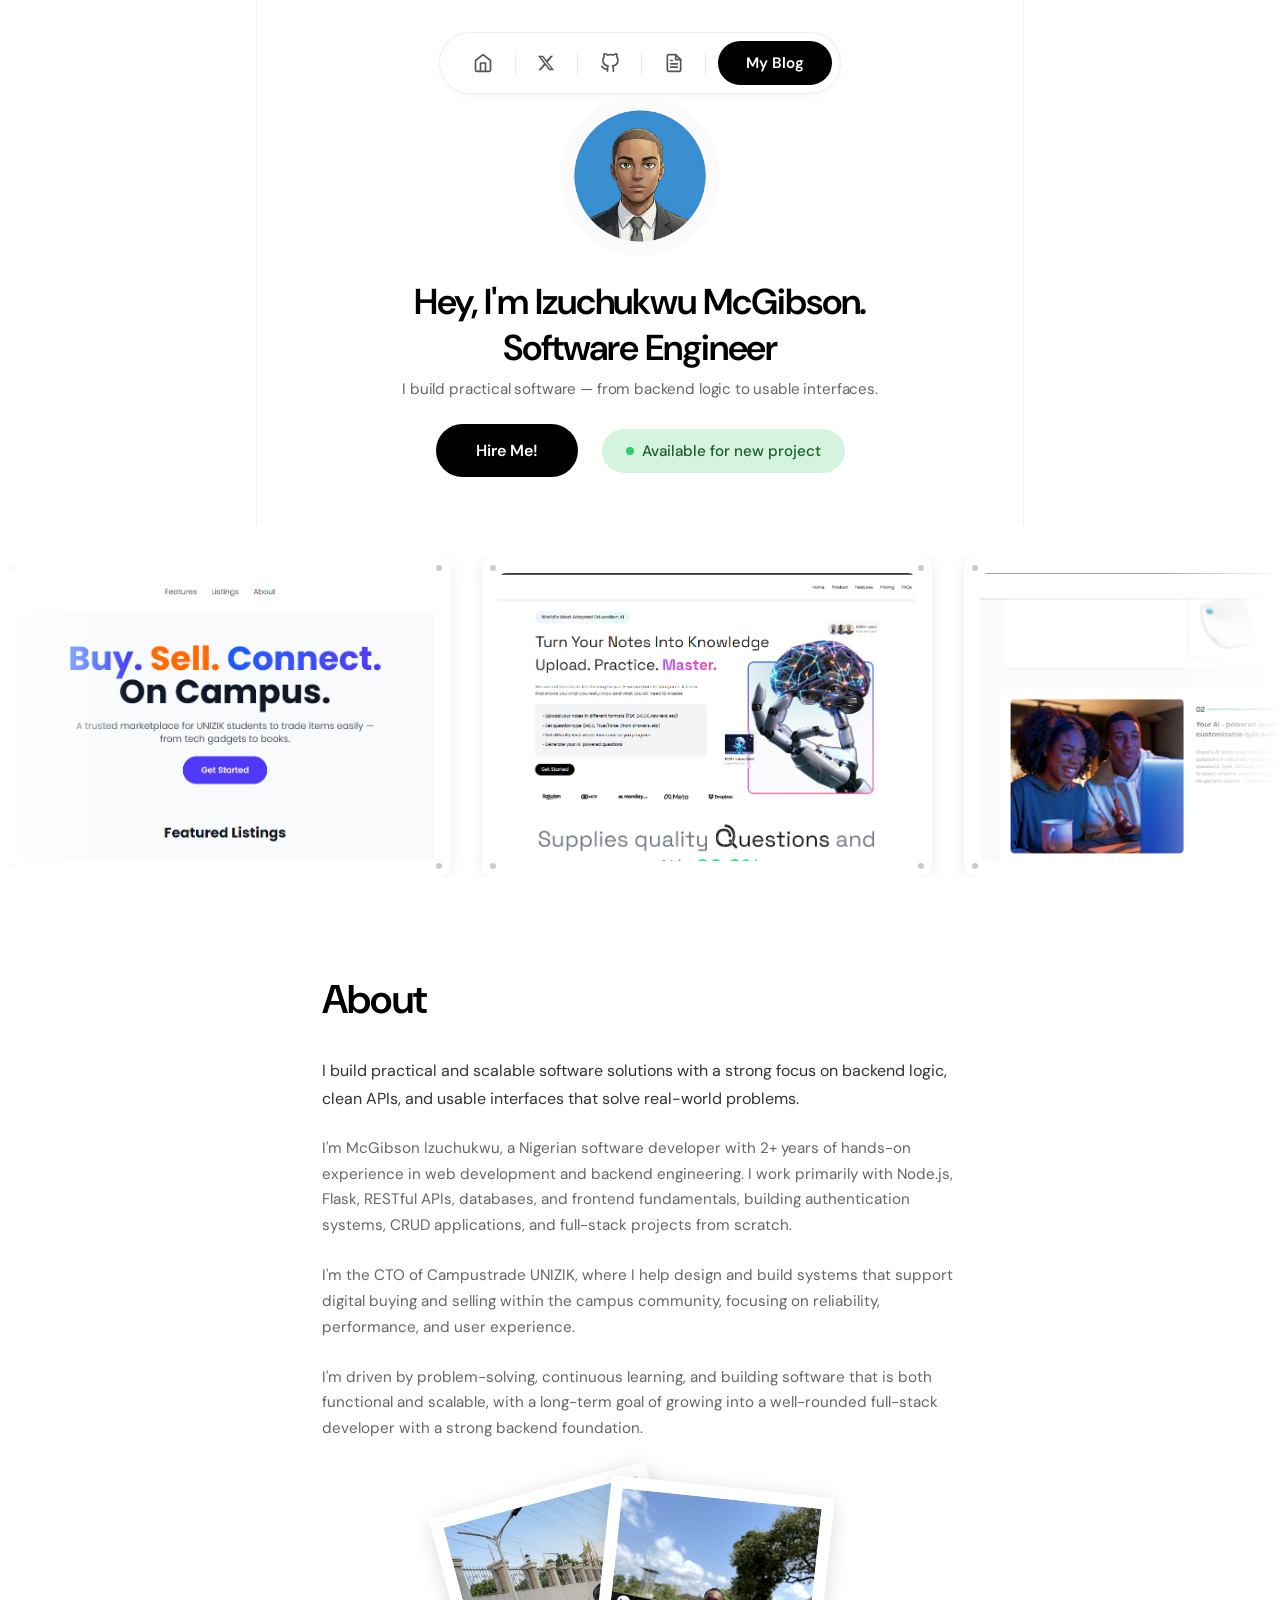
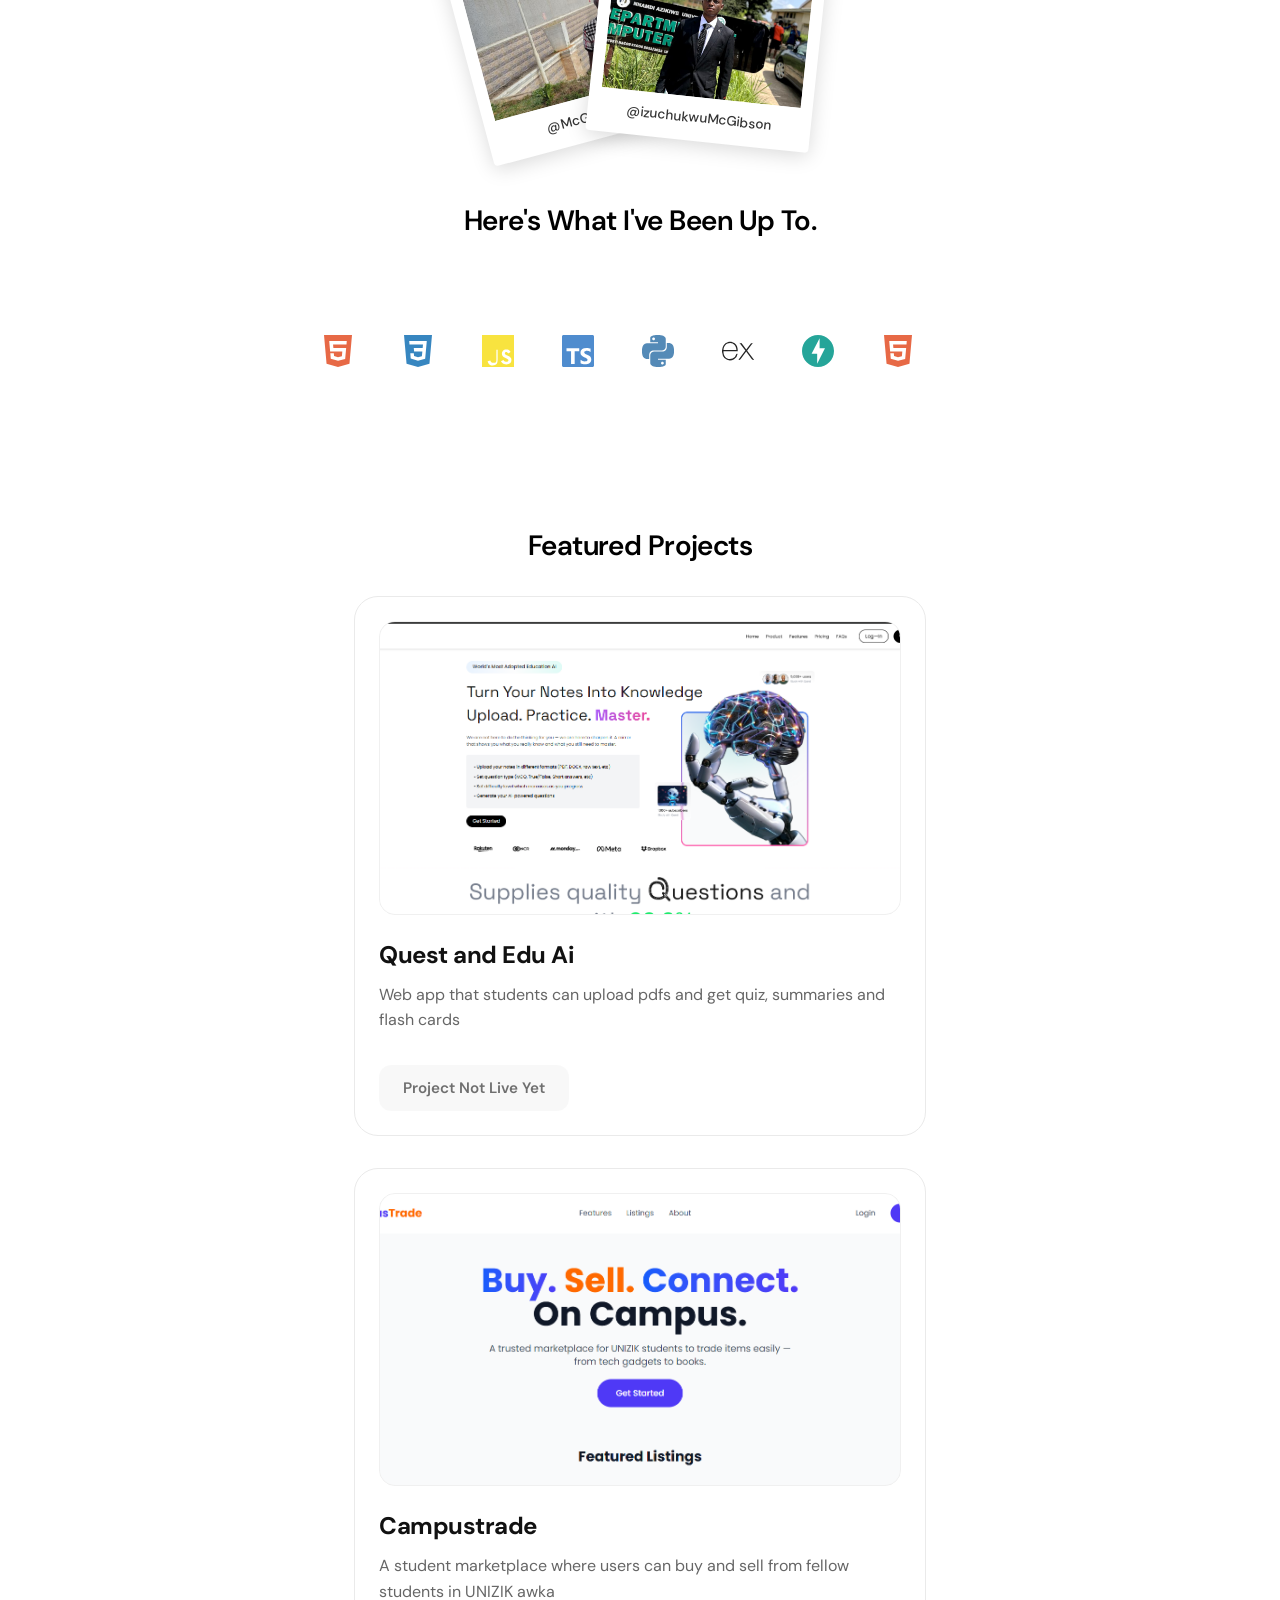
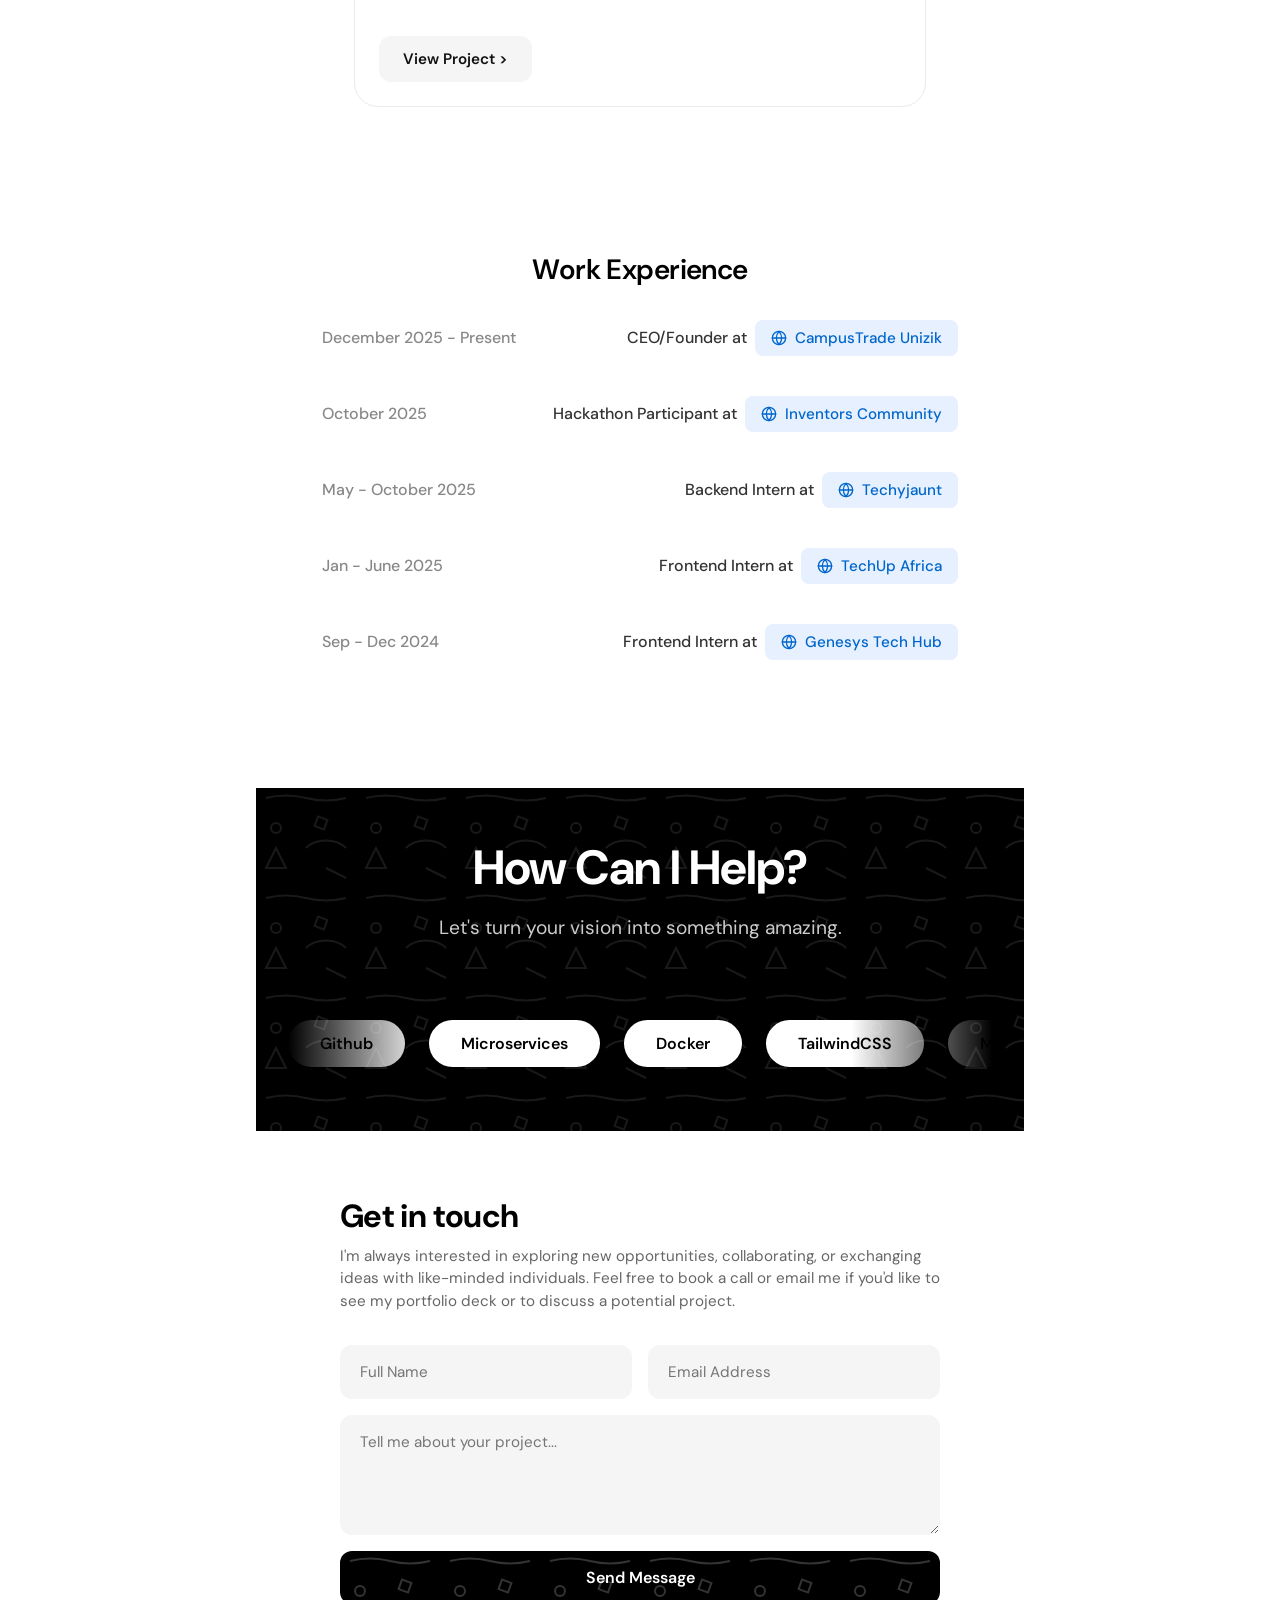
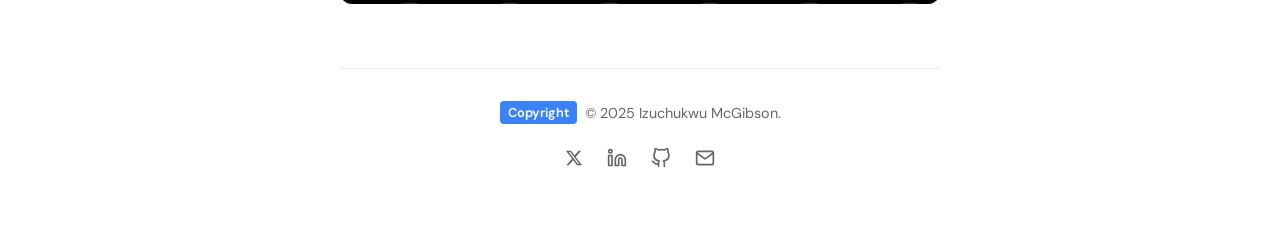
<file: index.html>
<!DOCTYPE html>
<html lang="en">
  <head>
    <meta charset="UTF-8" />
    <meta name="viewport" content="width=device-width, initial-scale=1.0" />
    <title>Izuchukwu McGibson - Portfolio</title>
    <link rel="preconnect" href="https://fonts.googleapis.com" />
    <link rel="preconnect" href="https://fonts.gstatic.com" crossorigin />
    <link
      href="https://fonts.googleapis.com/css2?family=DM+Sans:wght@400;500;600;700;800&display=swap"
      rel="stylesheet"
    />
    <link rel="stylesheet" href="index.css" />
  </head>
  <body>
    <!-- Side Lines -->
    <div class="side-line left"></div>
    <div class="side-line right"></div>

    <!-- Navigation -->
    <nav class="navbar">
      <div class="nav-wrapper">
        <div class="nav-icons">
          <a href="#" class="nav-icon" title="Home">
            <svg
              xmlns="http://www.w3.org/2000/svg"
              width="20"
              height="20"
              viewBox="0 0 24 24"
              fill="none"
              stroke="currentColor"
              stroke-width="2"
              stroke-linecap="round"
              stroke-linejoin="round"
            >
              <path d="M3 9l9-7 9 7v11a2 2 0 0 1-2 2H5a2 2 0 0 1-2-2z"></path>
              <polyline points="9 22 9 12 15 12 15 22"></polyline>
            </svg>
          </a>
          <div class="nav-divider"></div>
          <a href="https://x.com/McGibson799" target="_blank" class="nav-icon" title="X (Twitter)">
            <svg
              xmlns="http://www.w3.org/2000/svg"
              width="18"
              height="18"
              viewBox="0 0 24 24"
              fill="currentColor"
            >
              <path
                d="M18.244 2.25h3.308l-7.227 8.26 8.502 11.24H16.17l-5.214-6.817L4.99 21.75H1.68l7.73-8.835L1.254 2.25H8.08l4.713 6.231zm-1.161 17.52h1.833L7.084 4.126H5.117z"
              ></path>
            </svg>
          </a>
          <div class="nav-divider"></div>
          <a href="https://github.com/izuchukwuMcGibson" target="_blank" class="nav-icon" title="GitHub">
            <svg
              xmlns="http://www.w3.org/2000/svg"
              width="20"
              height="20"
              viewBox="0 0 24 24"
              fill="none"
              stroke="currentColor"
              stroke-width="2"
              stroke-linecap="round"
              stroke-linejoin="round"
            >
              <path
                d="M9 19c-5 1.5-5-2.5-7-3m14 6v-3.87a3.37 3.37 0 0 0-.94-2.61c3.14-.35 6.44-1.54 6.44-7A5.44 5.44 0 0 0 20 4.77 5.07 5.07 0 0 0 19.91 1S18.73.65 16 2.48a13.38 13.38 0 0 0-7 0C6.27.65 5.09 1 5.09 1A5.07 5.07 0 0 0 5 4.77a5.44 5.44 0 0 0-1.5 3.78c0 5.42 3.3 6.61 6.44 7A3.37 3.37 0 0 0 9 18.13V22"
              ></path>
            </svg>
          </a>
          <div class="nav-divider"></div>
          <a href="https://docs.google.com/document/d/1ai1l4LzCtdYCV1nsj5CiASXXdxXHuHK3cU5N-mdD1uo/edit?usp=sharing" target="_blank" class="nav-icon" title="Resume">
            <svg
              xmlns="http://www.w3.org/2000/svg"
              width="20"
              height="20"
              viewBox="0 0 24 24"
              fill="none"
              stroke="currentColor"
              stroke-width="2"
              stroke-linecap="round"
              stroke-linejoin="round"
            >
              <path
                d="M14 2H6a2 2 0 0 0-2 2v16a2 2 0 0 0 2 2h12a2 2 0 0 0 2-2V8z"
              ></path>
              <polyline points="14 2 14 8 20 8"></polyline>
              <line x1="16" y1="13" x2="8" y2="13"></line>
              <line x1="16" y1="17" x2="8" y2="17"></line>
              <polyline points="10 9 9 9 8 9"></polyline>
            </svg>
          </a>
        </div>
        <div class="nav-divider"></div>
        <a href="#" class="blog-btn">My Blog</a>
      </div>
    </nav>

    <!-- Hero Section -->
    <main class="hero-section">
      <div class="profile-container">
        <div class="profile-image">
          <img src="profile.png" alt="Izuchukwu McGibson" />
        </div>
      </div>

      <h1 class="hero-title">
        Hey, I'm Izuchukwu McGibson.<br />
        <span class="hero-subtitle">Software Engineer</span>
      </h1>

      <p class="hero-description">
        I build practical software — from backend logic to usable interfaces.
      </p>

      <div class="cta-buttons">
        <a href="#contact" class="btn btn-primary">Hire Me!</a>
        <span class="status-badge">
          <span class="status-dot"></span>
          Available for new project
        </span>
      </div>
    </main>

    <!-- Projects Showcase -->
    <section class="projects-showcase">
      <div class="scroll-container">
        <div class="scroll-content">
          <div class="project-card">
            <div class="card-dot top-left"></div>
            <div class="card-dot top-right"></div>
            <div class="card-dot bottom-left"></div>
            <div class="card-dot bottom-right"></div>
            <img src="images/image.png" alt="Project 1" />
          </div>
          <div class="project-card">
            <div class="card-dot top-left"></div>
            <div class="card-dot top-right"></div>
            <div class="card-dot bottom-left"></div>
            <div class="card-dot bottom-right"></div>
            <img src="images/image1.png" alt="Project 2" />
          </div>
          <div class="project-card">
            <div class="card-dot top-left"></div>
            <div class="card-dot top-right"></div>
            <div class="card-dot bottom-left"></div>
            <div class="card-dot bottom-right"></div>
            <img src="images/image2.png" alt="Project 3" />
          </div>
          <!-- Duplicate for seamless loop -->
          <div class="project-card">
            <div class="card-dot top-left"></div>
            <div class="card-dot top-right"></div>
            <div class="card-dot bottom-left"></div>
            <div class="card-dot bottom-right"></div>
            <img src="images/image.png" alt="Project 1" />
          </div>
          <div class="project-card">
            <div class="card-dot top-left"></div>
            <div class="card-dot top-right"></div>
            <div class="card-dot bottom-left"></div>
            <div class="card-dot bottom-right"></div>
            <img src="images/image1.png" alt="Project 2" />
          </div>
          <div class="project-card">
            <div class="card-dot top-left"></div>
            <div class="card-dot top-right"></div>
            <div class="card-dot bottom-left"></div>
            <div class="card-dot bottom-right"></div>
            <img src="images/image2.png" alt="Project 3" />
          </div>
        </div>
      </div>
    </section>

    <!-- About Section -->
    <section class="about-section">
      <div class="about-container">
        <h2 class="section-title">About</h2>
        <div class="about-content">
          <p class="about-intro">
            I build practical and scalable software solutions with a strong
            focus on backend logic, clean APIs, and usable interfaces that solve
            real-world problems.
          </p>

          <p class="about-text">
            I'm McGibson Izuchukwu, a Nigerian software developer with 2+ years
            of hands-on experience in web development and backend engineering. I
            work primarily with Node.js, Flask, RESTful APIs, databases, and
            frontend fundamentals, building authentication systems, CRUD
            applications, and full-stack projects from scratch.
          </p>

          <p class="about-text">
            I'm the CTO of Campustrade UNIZIK, where I help design and build
            systems that support digital buying and selling within the campus
            community, focusing on reliability, performance, and user
            experience.
          </p>

          <p class="about-text">
            I'm driven by problem-solving, continuous learning, and building
            software that is both functional and scalable, with a long-term goal
            of growing into a well-rounded full-stack developer with a strong
            backend foundation.
          </p>
        </div>

        <!-- Polaroid Images -->
        <div class="polaroid-container">
          <div class="polaroid polaroid-back">
            <div class="polaroid-image">
              <img src="images/my_pic.jpeg" alt="McGibson" />
            </div>
            <div class="polaroid-caption">@McGibson799</div>
          </div>
          <div class="polaroid polaroid-front">
            <div class="polaroid-image">
              <img src="images/my_pic2.jpeg" alt="McGibson" />
            </div>
            <div class="polaroid-caption">@izuchukwuMcGibson</div>
          </div>
        </div>

        <!-- Tech Stack Heading -->
        <div class="tech-stack-header">
          <h2 class="section-title center-text">
            Here's What I've Been Up To.
          </h2>
        </div>

        <!-- Tech Stack -->
        <section class="tech-stack">
          <div class="tech-scroll-container">
            <div class="tech-scroll-content">
              <!-- HTML5 -->
              <div class="tech-item" title="HTML5">
                <svg
                  role="img"
                  viewBox="0 0 24 24"
                  xmlns="http://www.w3.org/2000/svg"
                  width="48"
                  height="48"
                >
                  <path
                    fill="#E34F26"
                    d="M1.5 0h21l-1.91 21.563L11.977 24l-8.564-2.438L1.5 0zm7.031 9.75l-.232-2.718 10.059.003.23-2.622L5.412 4.41l.698 8.01h9.126l-.326 3.426-2.91.804-2.955-.81-.188-2.11H6.248l.33 4.171L12 19.351l5.379-1.443.744-8.157H8.531z"
                  />
                </svg>
              </div>
              <!-- CSS3 -->
              <div class="tech-item" title="CSS3">
                <svg
                  role="img"
                  viewBox="0 0 24 24"
                  xmlns="http://www.w3.org/2000/svg"
                  width="48"
                  height="48"
                >
                  <path
                    fill="#1572B6"
                    d="M1.5 0h21l-1.91 21.563L11.977 24l-8.565-2.438L1.5 0zm17.09 4.413L5.41 4.41l.213 2.622 10.125.002-.255 2.716h-6.64l.24 2.573h6.182l-.366 3.523-2.91.804-2.956-.81-.188-2.11h-2.61l.29 3.855L12 19.288l5.373-1.53L18.59 4.414z"
                  />
                </svg>
              </div>
              <!-- JavaScript -->
              <div class="tech-item" title="JavaScript">
                <svg
                  role="img"
                  viewBox="0 0 24 24"
                  xmlns="http://www.w3.org/2000/svg"
                  width="48"
                  height="48"
                >
                  <path
                    fill="#F7DF1E"
                    d="M0 0h24v24H0V0zm22.034 18.276c-.175-1.095-.888-2.015-3.003-2.873-.736-.345-1.554-.585-1.797-1.14-.091-.33-.105-.51-.046-.705.15-.646.915-.84 1.515-.66.39.12.75.42.976.9 1.034-.676 1.034-.676 1.755-1.125-.27-.42-.404-.601-.586-.78-.63-.705-1.469-1.065-2.834-1.034l-.705.089c-.676.165-1.32.525-1.71 1.005-1.14 1.291-.811 3.541.569 4.471 1.365 1.02 3.361 1.244 3.616 2.205.24 1.17-.87 1.545-1.966 1.41-.811-.18-1.26-.586-1.755-1.336l-1.83 1.051c.21.48.45.689.81 1.109 1.74 1.756 6.09 1.666 6.871-1.004.029-.09.24-.705.074-1.65l.046.067zm-8.983-7.245h-2.248c0 1.938-.009 3.864-.009 5.805 0 1.232.063 2.363-.138 2.958-.425 1.48-2.784 1.193-3.7.652-.317-.317-.604-.726-.694-1.243l-2.03.495c.228 1.056.733 1.96 1.526 2.572 1.152.707 2.76.84 4.002.315.932-.406 1.543-1.108 1.755-2.07.255-1.155.226-2.31.226-3.479V11.031z"
                  />
                </svg>
              </div>
              <!-- TypeScript -->
              <div class="tech-item" title="TypeScript">
                <svg
                  role="img"
                  viewBox="0 0 24 24"
                  xmlns="http://www.w3.org/2000/svg"
                  width="48"
                  height="48"
                >
                  <path
                    fill="#3178C6"
                    d="M1.125 0C.502 0 0 .502 0 1.125v21.75c0 .623.502 1.125 1.125 1.125h21.75c.623 0 1.125-.502 1.125-1.125V1.125C24 .502 23.498 0 22.875 0zm17.363 9.75c.612 0 1.154.037 1.627.111a6.38 6.38 0 0 1 1.306.34v2.458a3.95 3.95 0 0 0-.643-.361 5.093 5.093 0 0 0-.717-.26 5.453 5.453 0 0 0-1.426-.2c-.3 0-.573.028-.819.086a2.1 2.1 0 0 0-.623.242c-.17.104-.3.229-.393.374a.888.888 0 0 0-.14.49c0 .196.053.373.156.529.104.156.252.304.443.444s.423.276.696.41c.273.135.582.274.926.416.47.197.892.407 1.266.628.374.222.695.473.963.753.268.279.472.598.614.957.142.359.214.776.214 1.253 0 .657-.125 1.21-.373 1.656a3.033 3.033 0 0 1-1.012 1.085 4.38 4.38 0 0 1-1.487.596c-.566.12-1.163.18-1.79.18a9.916 9.916 0 0 1-1.84-.164 5.544 5.544 0 0 1-1.512-.493v-2.63a5.033 5.033 0 0 0 3.237 1.2c.333 0 .624-.03.872-.09.249-.06.456-.144.623-.25.166-.108.29-.234.373-.38a1.023 1.023 0 0 0-.074-1.089 2.12 2.12 0 0 0-.537-.5 5.597 5.597 0 0 0-.807-.444 27.72 27.72 0 0 0-1.007-.436c-.918-.383-1.602-.852-2.053-1.405-.45-.553-.676-1.222-.676-2.005 0-.614.123-1.141.369-1.582.246-.441.58-.804 1.004-1.089a4.494 4.494 0 0 1 1.47-.629 7.536 7.536 0 0 1 1.77-.201zm-15.113.188h9.563v2.166H9.506v9.646H6.789v-9.646H3.375z"
                  />
                </svg>
              </div>
              <!-- Python -->
              <div class="tech-item" title="Python">
                <svg
                  role="img"
                  viewBox="0 0 24 24"
                  xmlns="http://www.w3.org/2000/svg"
                  width="48"
                  height="48"
                >
                  <path
                    fill="#3776AB"
                    d="M14.25.18l.9.2.73.26.59.3.45.32.34.34.25.34.16.33.1.3.04.26.02.2-.01.13V8.5l-.05.63-.13.55-.21.46-.26.38-.3.31-.33.25-.35.19-.35.14-.33.1-.3.07-.26.04-.21.02H8.77l-.69.05-.59.14-.5.22-.41.27-.33.32-.27.35-.2.36-.15.37-.1.35-.07.32-.04.27-.02.21v3.06H3.17l-.21-.03-.28-.07-.32-.12-.35-.18-.36-.26-.36-.36-.35-.46-.32-.59-.28-.73-.21-.88-.14-1.05-.05-1.23.06-1.22.16-1.04.24-.87.32-.71.36-.57.4-.44.42-.33.42-.24.4-.16.36-.1.32-.05.24-.01h.16l.06.01h8.16v-.83H6.18l-.01-2.75-.02-.37.05-.34.11-.31.17-.28.25-.26.31-.23.38-.2.44-.18.51-.15.58-.12.64-.1.71-.06.77-.04.84-.02 1.27.05zm-6.3 1.98l-.23.33-.08.41.08.41.23.34.33.22.41.09.41-.09.33-.22.23-.34.08-.41-.08-.41-.23-.33-.33-.22-.41-.09-.41.09zm13.09 3.95l.28.06.32.12.35.18.36.27.36.35.35.47.32.59.28.73.21.88.14 1.04.05 1.23-.06 1.23-.16 1.04-.24.86-.32.71-.36.57-.4.45-.42.33-.42.24-.4.16-.36.09-.32.05-.24.02-.16-.01h-8.22v.82h5.84l.01 2.76.02.36-.05.34-.11.31-.17.29-.25.25-.31.24-.38.2-.44.17-.51.15-.58.13-.64.09-.71.07-.77.04-.84.01-1.27-.04-1.07-.14-.9-.2-.73-.25-.59-.3-.45-.33-.34-.34-.25-.34-.16-.33-.1-.3-.04-.25-.02-.2.01-.13v-5.34l.05-.64.13-.54.21-.46.26-.38.3-.32.33-.24.35-.2.35-.14.33-.1.3-.06.26-.04.21-.02.13-.01h5.84l.69-.05.59-.14.5-.21.41-.28.33-.32.27-.35.2-.36.15-.36.1-.35.07-.32.04-.28.02-.21V6.07h2.09l.14.01zm-6.47 14.25l-.23.33-.08.41.08.41.23.33.33.23.41.08.41-.08.33-.23.23-.33.08-.41-.08-.41-.23-.33-.33-.23-.41-.08-.41.08z"
                  />
                </svg>
              </div>
              <!-- Express.js -->
              <div class="tech-item" title="Express.js">
                <svg
                  role="img"
                  viewBox="0 0 24 24"
                  xmlns="http://www.w3.org/2000/svg"
                  width="48"
                  height="48"
                >
                  <path
                    fill="#000000"
                    d="M24 18.588a1.529 1.529 0 0 1-1.895-.72l-3.45-4.771-.5-.667-4.003 5.444a1.466 1.466 0 0 1-1.802.708l5.158-6.92-4.798-6.251a1.595 1.595 0 0 0 1.9.666l3.576 4.83 3.596-4.81a1.435 1.435 0 0 0 1.788-.668L21.708 7.9l-2.522 3.283a.666.666 0 0 0 0 .994l4.804 6.412zM.002 11.576l.42-2.075c1.154-4.103 5.858-5.81 9.094-3.27 1.895 1.489 2.368 3.597 2.275 5.973H1.116C.943 16.447 4.005 19.009 7.92 17.7a4.078 4.078 0 0 0 2.582-2.876c.207-.666.548-.78 1.174-.588a5.417 5.417 0 0 1-2.589 3.957 6.272 6.272 0 0 1-7.306-.933 6.575 6.575 0 0 1-1.64-3.858c0-.235-.08-.455-.134-.666A88.33 88.33 0 0 1 0 11.577zm1.127-.286h9.654c-.06-3.076-2.001-5.258-4.59-5.278-2.882-.04-4.944 2.094-5.071 5.264z"
                  />
                </svg>
              </div>
              <!-- FastAPI -->
              <div class="tech-item" title="FastAPI">
                <svg
                  role="img"
                  viewBox="0 0 24 24"
                  xmlns="http://www.w3.org/2000/svg"
                  width="48"
                  height="48"
                >
                  <path
                    fill="#009688"
                    d="M12 0C5.375 0 0 5.375 0 12c0 6.627 5.375 12 12 12 6.626 0 12-5.373 12-12 0-6.625-5.373-12-12-12zm-.624 21.62v-7.528H7.19L13.203 2.38v7.528h4.029L11.376 21.62z"
                  />
                </svg>
              </div>

              <!-- Duplicate for seamless loop -->
              <div class="tech-item" title="HTML5">
                <svg
                  role="img"
                  viewBox="0 0 24 24"
                  xmlns="http://www.w3.org/2000/svg"
                  width="48"
                  height="48"
                >
                  <path
                    fill="#E34F26"
                    d="M1.5 0h21l-1.91 21.563L11.977 24l-8.564-2.438L1.5 0zm7.031 9.75l-.232-2.718 10.059.003.23-2.622L5.412 4.41l.698 8.01h9.126l-.326 3.426-2.91.804-2.955-.81-.188-2.11H6.248l.33 4.171L12 19.351l5.379-1.443.744-8.157H8.531z"
                  />
                </svg>
              </div>
              <div class="tech-item" title="CSS3">
                <svg
                  role="img"
                  viewBox="0 0 24 24"
                  xmlns="http://www.w3.org/2000/svg"
                  width="48"
                  height="48"
                >
                  <path
                    fill="#1572B6"
                    d="M1.5 0h21l-1.91 21.563L11.977 24l-8.565-2.438L1.5 0zm17.09 4.413L5.41 4.41l.213 2.622 10.125.002-.255 2.716h-6.64l.24 2.573h6.182l-.366 3.523-2.91.804-2.956-.81-.188-2.11h-2.61l.29 3.855L12 19.288l5.373-1.53L18.59 4.414z"
                  />
                </svg>
              </div>
              <div class="tech-item" title="JavaScript">
                <svg
                  role="img"
                  viewBox="0 0 24 24"
                  xmlns="http://www.w3.org/2000/svg"
                  width="48"
                  height="48"
                >
                  <path
                    fill="#F7DF1E"
                    d="M0 0h24v24H0V0zm22.034 18.276c-.175-1.095-.888-2.015-3.003-2.873-.736-.345-1.554-.585-1.797-1.14-.091-.33-.105-.51-.046-.705.15-.646.915-.84 1.515-.66.39.12.75.42.976.9 1.034-.676 1.034-.676 1.755-1.125-.27-.42-.404-.601-.586-.78-.63-.705-1.469-1.065-2.834-1.034l-.705.089c-.676.165-1.32.525-1.71 1.005-1.14 1.291-.811 3.541.569 4.471 1.365 1.02 3.361 1.244 3.616 2.205.24 1.17-.87 1.545-1.966 1.41-.811-.18-1.26-.586-1.755-1.336l-1.83 1.051c.21.48.45.689.81 1.109 1.74 1.756 6.09 1.666 6.871-1.004.029-.09.24-.705.074-1.65l.046.067zm-8.983-7.245h-2.248c0 1.938-.009 3.864-.009 5.805 0 1.232.063 2.363-.138 2.958-.425 1.48-2.784 1.193-3.7.652-.317-.317-.604-.726-.694-1.243l-2.03.495c.228 1.056.733 1.96 1.526 2.572 1.152.707 2.76.84 4.002.315.932-.406 1.543-1.108 1.755-2.07.255-1.155.226-2.31.226-3.479V11.031z"
                  />
                </svg>
              </div>
              <div class="tech-item" title="TypeScript">
                <svg
                  role="img"
                  viewBox="0 0 24 24"
                  xmlns="http://www.w3.org/2000/svg"
                  width="48"
                  height="48"
                >
                  <path
                    fill="#3178C6"
                    d="M1.125 0C.502 0 0 .502 0 1.125v21.75c0 .623.502 1.125 1.125 1.125h21.75c.623 0 1.125-.502 1.125-1.125V1.125C24 .502 23.498 0 22.875 0zm17.363 9.75c.612 0 1.154.037 1.627.111a6.38 6.38 0 0 1 1.306.34v2.458a3.95 3.95 0 0 0-.643-.361 5.093 5.093 0 0 0-.717-.26 5.453 5.453 0 0 0-1.426-.2c-.3 0-.573.028-.819.086a2.1 2.1 0 0 0-.623.242c-.17.104-.3.229-.393.374a.888.888 0 0 0-.14.49c0 .196.053.373.156.529.104.156.252.304.443.444s.423.276.696.41c.273.135.582.274.926.416.47.197.892.407 1.266.628.374.222.695.473.963.753.268.279.472.598.614.957.142.359.214.776.214 1.253 0 .657-.125 1.21-.373 1.656a3.033 3.033 0 0 1-1.012 1.085 4.38 4.38 0 0 1-1.487.596c-.566.12-1.163.18-1.79.18a9.916 9.916 0 0 1-1.84-.164 5.544 5.544 0 0 1-1.512-.493v-2.63a5.033 5.033 0 0 0 3.237 1.2c.333 0 .624-.03.872-.09.249-.06.456-.144.623-.25.166-.108.29-.234.373-.38a1.023 1.023 0 0 0-.074-1.089 2.12 2.12 0 0 0-.537-.5 5.597 5.597 0 0 0-.807-.444 27.72 27.72 0 0 0-1.007-.436c-.918-.383-1.602-.852-2.053-1.405-.45-.553-.676-1.222-.676-2.005 0-.614.123-1.141.369-1.582.246-.441.58-.804 1.004-1.089a4.494 4.494 0 0 1 1.47-.629 7.536 7.536 0 0 1 1.77-.201zm-15.113.188h9.563v2.166H9.506v9.646H6.789v-9.646H3.375z"
                  />
                </svg>
              </div>
              <div class="tech-item" title="Python">
                <svg
                  role="img"
                  viewBox="0 0 24 24"
                  xmlns="http://www.w3.org/2000/svg"
                  width="48"
                  height="48"
                >
                  <path
                    fill="#3776AB"
                    d="M14.25.18l.9.2.73.26.59.3.45.32.34.34.25.34.16.33.1.3.04.26.02.2-.01.13V8.5l-.05.63-.13.55-.21.46-.26.38-.3.31-.33.25-.35.19-.35.14-.33.1-.3.07-.26.04-.21.02H8.77l-.69.05-.59.14-.5.22-.41.27-.33.32-.27.35-.2.36-.15.37-.1.35-.07.32-.04.27-.02.21v3.06H3.17l-.21-.03-.28-.07-.32-.12-.35-.18-.36-.26-.36-.36-.35-.46-.32-.59-.28-.73-.21-.88-.14-1.05-.05-1.23.06-1.22.16-1.04.24-.87.32-.71.36-.57.4-.44.42-.33.42-.24.4-.16.36-.1.32-.05.24-.01h.16l.06.01h8.16v-.83H6.18l-.01-2.75-.02-.37.05-.34.11-.31.17-.28.25-.26.31-.23.38-.2.44-.18.51-.15.58-.12.64-.1.71-.06.77-.04.84-.02 1.27.05zm-6.3 1.98l-.23.33-.08.41.08.41.23.34.33.22.41.09.41-.09.33-.22.23-.34.08-.41-.08-.41-.23-.33-.33-.22-.41-.09-.41.09zm13.09 3.95l.28.06.32.12.35.18.36.27.36.35.35.47.32.59.28.73.21.88.14 1.04.05 1.23-.06 1.23-.16 1.04-.24.86-.32.71-.36.57-.4.45-.42.33-.42.24-.4.16-.36.09-.32.05-.24.02-.16-.01h-8.22v.82h5.84l.01 2.76.02.36-.05.34-.11.31-.17.29-.25.25-.31.24-.38.2-.44.17-.51.15-.58.13-.64.09-.71.07-.77.04-.84.01-1.27-.04-1.07-.14-.9-.2-.73-.25-.59-.3-.45-.33-.34-.34-.25-.34-.16-.33-.1-.3-.04-.25-.02-.2.01-.13v-5.34l.05-.64.13-.54.21-.46.26-.38.3-.32.33-.24.35-.2.35-.14.33-.1.3-.06.26-.04.21-.02.13-.01h5.84l.69-.05.59-.14.5-.21.41-.28.33-.32.27-.35.2-.36.15-.36.1-.35.07-.32.04-.28.02-.21V6.07h2.09l.14.01zm-6.47 14.25l-.23.33-.08.41.08.41.23.33.33.23.41.08.41-.08.33-.23.23-.33.08-.41-.08-.41-.23-.33-.33-.23-.41-.08-.41.08z"
                  />
                </svg>
              </div>
              <div class="tech-item" title="Express.js">
                <svg
                  role="img"
                  viewBox="0 0 24 24"
                  xmlns="http://www.w3.org/2000/svg"
                  width="48"
                  height="48"
                >
                  <path
                    fill="#000000"
                    d="M24 18.588a1.529 1.529 0 0 1-1.895-.72l-3.45-4.771-.5-.667-4.003 5.444a1.466 1.466 0 0 1-1.802.708l5.158-6.92-4.798-6.251a1.595 1.595 0 0 0 1.9.666l3.576 4.83 3.596-4.81a1.435 1.435 0 0 0 1.788-.668L21.708 7.9l-2.522 3.283a.666.666 0 0 0 0 .994l4.804 6.412zM.002 11.576l.42-2.075c1.154-4.103 5.858-5.81 9.094-3.27 1.895 1.489 2.368 3.597 2.275 5.973H1.116C.943 16.447 4.005 19.009 7.92 17.7a4.078 4.078 0 0 0 2.582-2.876c.207-.666.548-.78 1.174-.588a5.417 5.417 0 0 1-2.589 3.957 6.272 6.272 0 0 1-7.306-.933 6.575 6.575 0 0 1-1.64-3.858c0-.235-.08-.455-.134-.666A88.33 88.33 0 0 1 0 11.577zm1.127-.286h9.654c-.06-3.076-2.001-5.258-4.59-5.278-2.882-.04-4.944 2.094-5.071 5.264z"
                  />
                </svg>
              </div>
              <div class="tech-item" title="FastAPI">
                <svg
                  role="img"
                  viewBox="0 0 24 24"
                  xmlns="http://www.w3.org/2000/svg"
                  width="48"
                  height="48"
                >
                  <path
                    fill="#009688"
                    d="M12 0C5.375 0 0 5.375 0 12c0 6.627 5.375 12 12 12 6.626 0 12-5.373 12-12 0-6.625-5.373-12-12-12zm-.624 21.62v-7.528H7.19L13.203 2.38v7.528h4.029L11.376 21.62z"
                  />
                </svg>
              </div>
            </div>
          </div>
        </section>

        <!-- Featured Projects Section -->
        <section class="featured-projects-section">
          <div class="tech-stack-header">
            <h2 class="section-title center-text">Featured Projects</h2>
          </div>
          <div class="featured-projects-container">
            <!-- Card 1: Quest and Edu Ai -->
            <div class="featured-project-card">
              <div class="featured-project-image-container">
                <img src="images/image1.png" alt="Quest and Edu Ai" />
              </div>
              <div class="featured-project-content">
                <h3 class="featured-project-title">Quest and Edu Ai</h3>
                <p class="featured-project-description">
                  Web app that students can upload pdfs and get quiz, summaries
                  and flash cards
                </p>
                <span class="featured-project-link" style="cursor: default; opacity: 0.6; text-decoration: none;">Project Not Live Yet</span>
              </div>
            </div>

            <!-- Card 2: Campustrade -->
            <div class="featured-project-card">
              <div class="featured-project-image-container">
                <img src="images/image.png" alt="Campustrade" />
              </div>
              <div class="featured-project-content">
                <h3 class="featured-project-title">Campustrade</h3>
                <p class="featured-project-description">
                  A student marketplace where users can buy and sell from fellow
                  students in UNIZIK awka
                </p>
                <a href="https://www.campustrade.site" target="_blank" class="featured-project-link">View Project ></a>
              </div>
            </div>
          </div>
        </section>

        <!-- Work Experience Section -->
        <section class="experience-section">
          <div class="tech-stack-header">
            <h2 class="section-title center-text">Work Experience</h2>
          </div>
          <div class="experience-list">
            <!-- Item 1 -->
            <div class="experience-item">
              <span class="experience-date">December 2025 - Present</span>
              <div class="experience-role-company">
                <span class="experience-role">CEO/Founder at</span>
                <span class="company-badge">
                  <svg
                    xmlns="http://www.w3.org/2000/svg"
                    width="16"
                    height="16"
                    viewBox="0 0 24 24"
                    fill="none"
                    stroke="currentColor"
                    stroke-width="2"
                    stroke-linecap="round"
                    stroke-linejoin="round"
                  >
                    <circle cx="12" cy="12" r="10"></circle>
                    <line x1="2" y1="12" x2="22" y2="12"></line>
                    <path
                      d="M12 2a15.3 15.3 0 0 1 4 10 15.3 15.3 0 0 1-4 10 15.3 15.3 0 0 1-4-10 15.3 15.3 0 0 1 4-10z"
                    ></path>
                  </svg>
                  CampusTrade Unizik
                </span>
              </div>
            </div>

            <!-- Item 2 -->
            <div class="experience-item">
              <span class="experience-date">October 2025</span>
              <div class="experience-role-company">
                <span class="experience-role">Hackathon Participant at</span>
                <span class="company-badge">
                  <svg
                    xmlns="http://www.w3.org/2000/svg"
                    width="16"
                    height="16"
                    viewBox="0 0 24 24"
                    fill="none"
                    stroke="currentColor"
                    stroke-width="2"
                    stroke-linecap="round"
                    stroke-linejoin="round"
                  >
                    <circle cx="12" cy="12" r="10"></circle>
                    <line x1="2" y1="12" x2="22" y2="12"></line>
                    <path
                      d="M12 2a15.3 15.3 0 0 1 4 10 15.3 15.3 0 0 1-4 10 15.3 15.3 0 0 1-4-10 15.3 15.3 0 0 1 4-10z"
                    ></path>
                  </svg>
                  Inventors Community
                </span>
              </div>
            </div>

            <!-- Item 3 -->
            <div class="experience-item">
              <span class="experience-date">May - October 2025</span>
              <div class="experience-role-company">
                <span class="experience-role">Backend Intern at</span>
                <span class="company-badge">
                  <svg
                    xmlns="http://www.w3.org/2000/svg"
                    width="16"
                    height="16"
                    viewBox="0 0 24 24"
                    fill="none"
                    stroke="currentColor"
                    stroke-width="2"
                    stroke-linecap="round"
                    stroke-linejoin="round"
                  >
                    <circle cx="12" cy="12" r="10"></circle>
                    <line x1="2" y1="12" x2="22" y2="12"></line>
                    <path
                      d="M12 2a15.3 15.3 0 0 1 4 10 15.3 15.3 0 0 1-4 10 15.3 15.3 0 0 1-4-10 15.3 15.3 0 0 1 4-10z"
                    ></path>
                  </svg>
                  Techyjaunt
                </span>
              </div>
            </div>

            <!-- Item 4 -->
            <div class="experience-item">
              <span class="experience-date">Jan - June 2025</span>
              <div class="experience-role-company">
                <span class="experience-role">Frontend Intern at</span>
                <span class="company-badge">
                  <svg
                    xmlns="http://www.w3.org/2000/svg"
                    width="16"
                    height="16"
                    viewBox="0 0 24 24"
                    fill="none"
                    stroke="currentColor"
                    stroke-width="2"
                    stroke-linecap="round"
                    stroke-linejoin="round"
                  >
                    <circle cx="12" cy="12" r="10"></circle>
                    <line x1="2" y1="12" x2="22" y2="12"></line>
                    <path
                      d="M12 2a15.3 15.3 0 0 1 4 10 15.3 15.3 0 0 1-4 10 15.3 15.3 0 0 1-4-10 15.3 15.3 0 0 1 4-10z"
                    ></path>
                  </svg>
                  TechUp Africa
                </span>
              </div>
            </div>

            <!-- Item 5 -->
            <div class="experience-item">
              <span class="experience-date">Sep - Dec 2024</span>
              <div class="experience-role-company">
                <span class="experience-role">Frontend Intern at</span>
                <span class="company-badge">
                  <svg
                    xmlns="http://www.w3.org/2000/svg"
                    width="16"
                    height="16"
                    viewBox="0 0 24 24"
                    fill="none"
                    stroke="currentColor"
                    stroke-width="2"
                    stroke-linecap="round"
                    stroke-linejoin="round"
                  >
                    <circle cx="12" cy="12" r="10"></circle>
                    <line x1="2" y1="12" x2="22" y2="12"></line>
                    <path
                      d="M12 2a15.3 15.3 0 0 1 4 10 15.3 15.3 0 0 1-4 10 15.3 15.3 0 0 1-4-10 15.3 15.3 0 0 1 4-10z"
                    ></path>
                  </svg>
                  Genesys Tech Hub
                </span>
              </div>
            </div>
          </div>
        </section>

          </div>
        </section>
      </div>
    </section>

    <!-- How Can I Help Section -->
    <section class="help-section">
      <div class="help-content">
        <h2 class="help-title">How Can I Help?</h2>
        <p class="help-subtitle">
          Let's turn your vision into something amazing.
        </p>

        <div class="skills-scroll-container">
          <div class="skills-scroll-content">
            <!-- Items -->
            <span class="skill-pill">Github</span>
            <span class="skill-pill">Microservices</span>
            <span class="skill-pill">Docker</span>
            <span class="skill-pill">TailwindCSS</span>
            <span class="skill-pill">MongoDB</span>
            <span class="skill-pill">PostgreSQL</span>
            <span class="skill-pill">Express.js</span>
            <span class="skill-pill">JavaScript</span>
            <span class="skill-pill">TypeScript</span>
            <span class="skill-pill">Python</span>
            <span class="skill-pill">React.js</span>
            <span class="skill-pill">Next.js</span>
            <span class="skill-pill">Node.js</span>

            <!-- Duplicate for loop -->
            <span class="skill-pill">Github</span>
            <span class="skill-pill">Microservices</span>
            <span class="skill-pill">Docker</span>
            <span class="skill-pill">TailwindCSS</span>
            <span class="skill-pill">MongoDB</span>
            <span class="skill-pill">PostgreSQL</span>
            <span class="skill-pill">Express.js</span>
            <span class="skill-pill">JavaScript</span>
            <span class="skill-pill">TypeScript</span>
            <span class="skill-pill">Python</span>
            <span class="skill-pill">React.js</span>
            <span class="skill-pill">Next.js</span>
            <span class="skill-pill">Node.js</span>
          </div>
        </div>
      </div>
    </section>

    <!-- Contact Section -->
    <section class="contact-section" id="contact">
      <h2 class="contact-title">Get in touch</h2>
      <p class="contact-description">
        I'm always interested in exploring new opportunities, collaborating, or
        exchanging ideas with like-minded individuals. Feel free to book a call
        or email me if you'd like to see my portfolio deck or to discuss a
        potential project.
      </p>

      <form
        action="https://formsubmit.co/mcgibsononyekachukwu@gmail.com"
        method="POST"
        class="contact-form"
      >
        <input type="hidden" name="_captcha" value="false">
        <input type="hidden" name="_template" value="table">
        <input type="hidden" name="_next" value="https://izuchukwu-mcgibson-portfolio-1olrgm3qz.vercel.app">
        <div class="form-row">
          <input type="text" name="name" placeholder="Full Name" required />
          <input
            type="email"
            name="email"
            placeholder="Email Address"
            required
          />
        </div>
        <textarea
          name="message"
          placeholder="Tell me about your project..."
          required
        ></textarea>
        <button type="submit" class="submit-btn">Send Message</button>
      </form>
    </section>

    <!-- Footer -->
    <footer class="footer">
      <div class="footer-divider"></div>
      <div class="footer-content">
        <p class="copyright">
          <span class="copyright-badge">Copyright</span> © 2025 Izuchukwu McGibson.
        </p>
        <div class="footer-socials">
          <a
            href="https://x.com/McGibson799"
            target="_blank"
            class="social-link"
            title="X (Twitter)"
          >
            <svg
              xmlns="http://www.w3.org/2000/svg"
              width="18"
              height="18"
              viewBox="0 0 24 24"
              fill="currentColor"
            >
              <path
                d="M18.244 2.25h3.308l-7.227 8.26 8.502 11.24H16.17l-5.214-6.817L4.99 21.75H1.68l7.73-8.835L1.254 2.25H8.08l4.713 6.231zm-1.161 17.52h1.833L7.084 4.126H5.117z"
              ></path>
            </svg>
          </a>
          <a
            href="https://www.linkedin.com/in/mcgibson-izuchukwu-ba09a5311"
            target="_blank"
            class="social-link"
            title="LinkedIn"
          >
            <svg
              xmlns="http://www.w3.org/2000/svg"
              width="20"
              height="20"
              viewBox="0 0 24 24"
              fill="none"
              stroke="currentColor"
              stroke-width="2"
              stroke-linecap="round"
              stroke-linejoin="round"
            >
              <path
                d="M16 8a6 6 0 0 1 6 6v7h-4v-7a2 2 0 0 0-2-2 2 2 0 0 0-2 2v7h-4v-7a6 6 0 0 1 6-6z"
              ></path>
              <rect x="2" y="9" width="4" height="12"></rect>
              <circle cx="4" cy="4" r="2"></circle>
            </svg>
          </a>
          <a
            href="https://github.com/izuchukwuMcGibson"
            target="_blank"
            class="social-link"
            title="GitHub"
          >
            <svg
              xmlns="http://www.w3.org/2000/svg"
              width="20"
              height="20"
              viewBox="0 0 24 24"
              fill="none"
              stroke="currentColor"
              stroke-width="2"
              stroke-linecap="round"
              stroke-linejoin="round"
            >
              <path
                d="M9 19c-5 1.5-5-2.5-7-3m14 6v-3.87a3.37 3.37 0 0 0-.94-2.61c3.14-.35 6.44-1.54 6.44-7A5.44 5.44 0 0 0 20 4.77 5.07 5.07 0 0 0 19.91 1S18.73.65 16 2.48a13.38 13.38 0 0 0-7 0C6.27.65 5.09 1 5.09 1A5.07 5.07 0 0 0 5 4.77a5.44 5.44 0 0 0-1.5 3.78c0 5.42 3.3 6.61 6.44 7A3.37 3.37 0 0 0 9 18.13V22"
              ></path>
            </svg>
          </a>
          <a
            href="mailto:mcgibsononyekachukwu@gmail.com"
            class="social-link"
            title="Email"
          >
            <svg
              xmlns="http://www.w3.org/2000/svg"
              width="20"
              height="20"
              viewBox="0 0 24 24"
              fill="none"
              stroke="currentColor"
              stroke-width="2"
              stroke-linecap="round"
              stroke-linejoin="round"
            >
              <path
                d="M4 4h16c1.1 0 2 .9 2 2v12c0 1.1-.9 2-2 2H4c-1.1 0-2-.9-2-2V6c0-1.1.9-2 2-2z"
              ></path>
              <polyline points="22,6 12,13 2,6"></polyline>
            </svg>
          </a>
        </div>
      </div>
    </footer>
  </body>
</html>
</file>
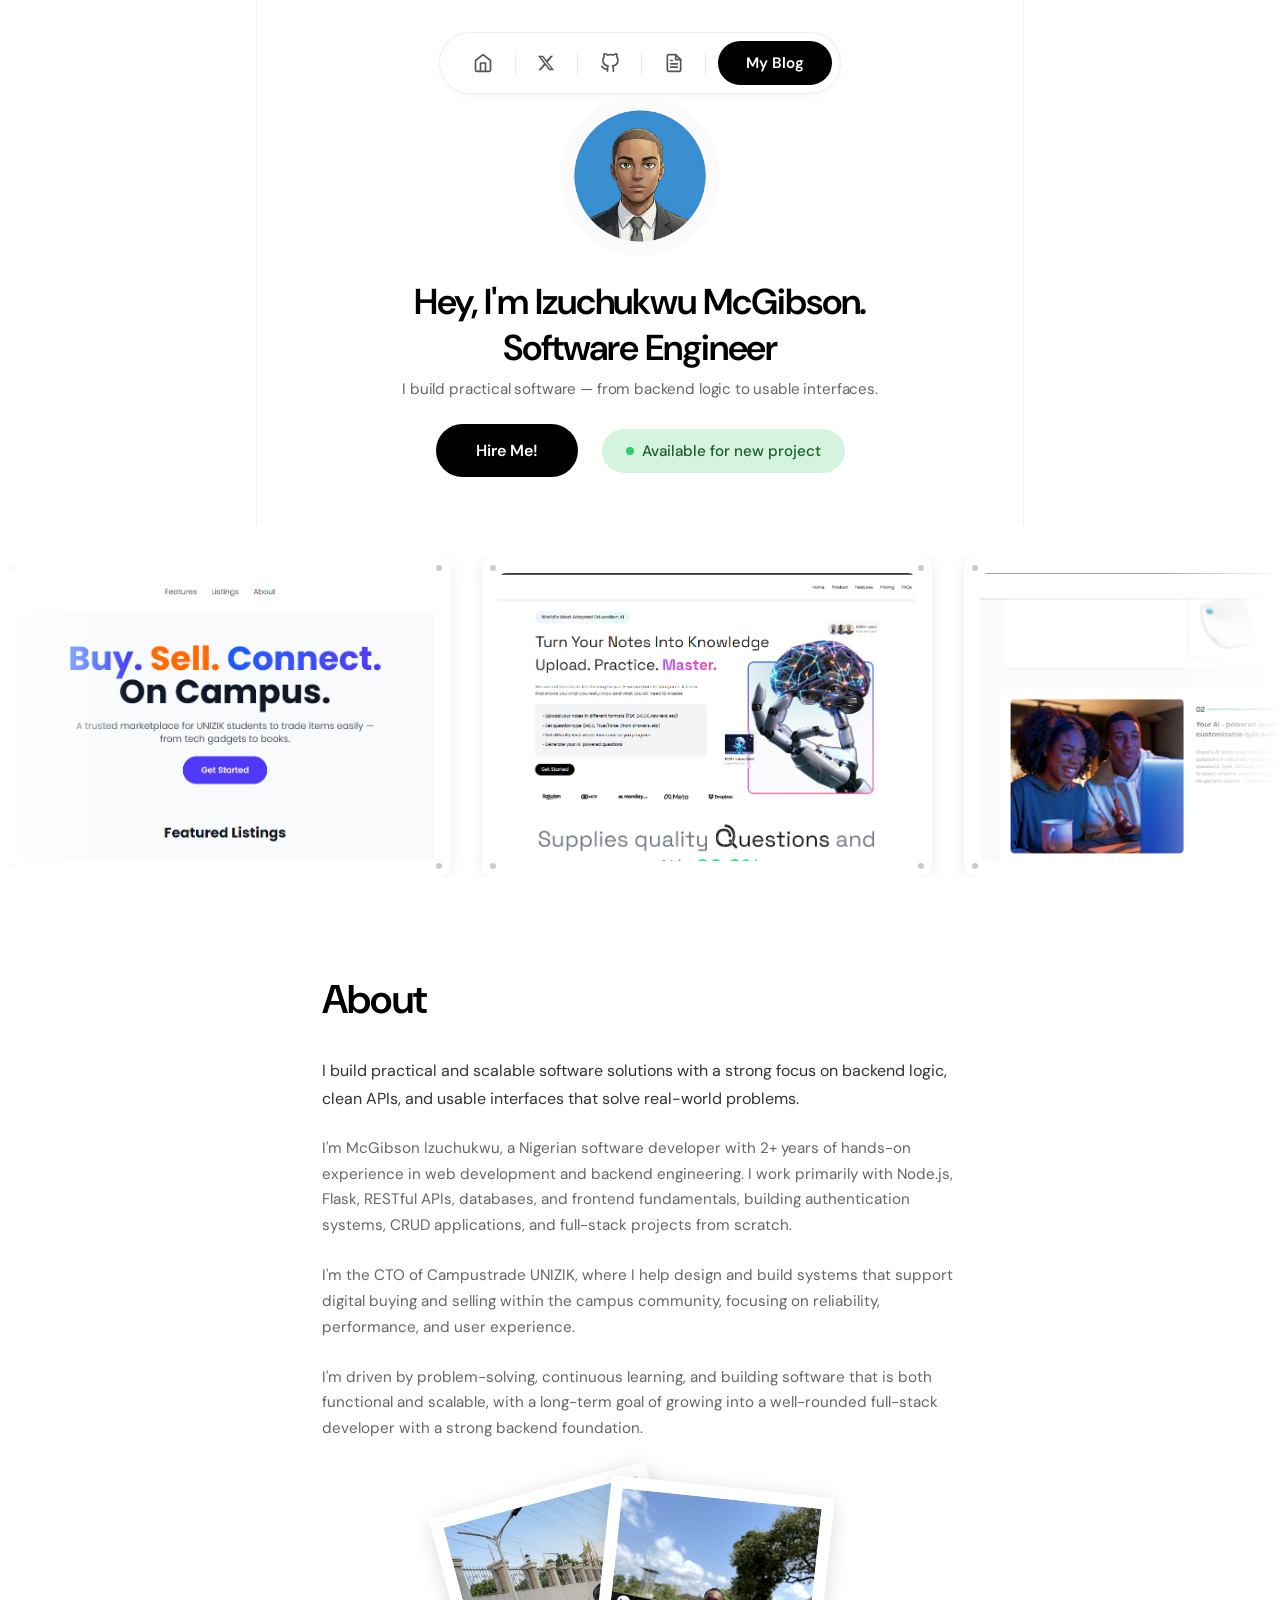
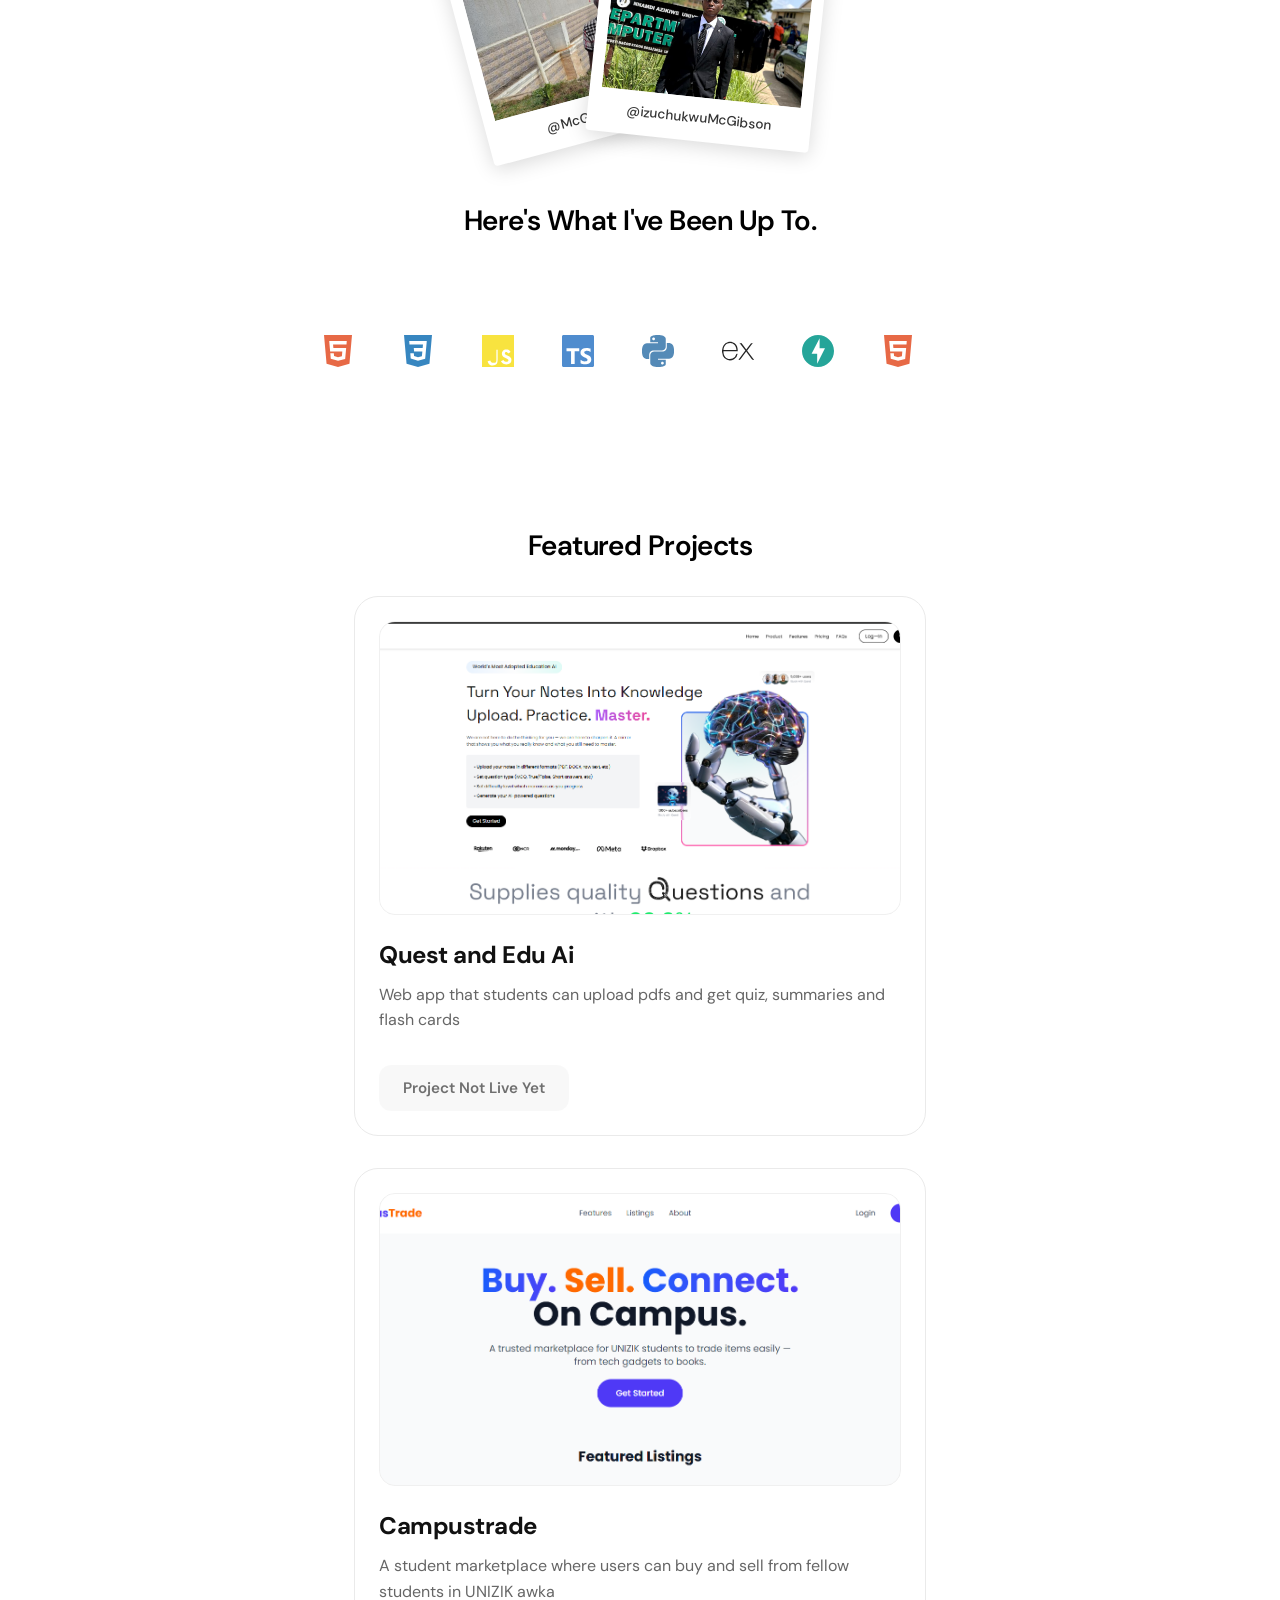
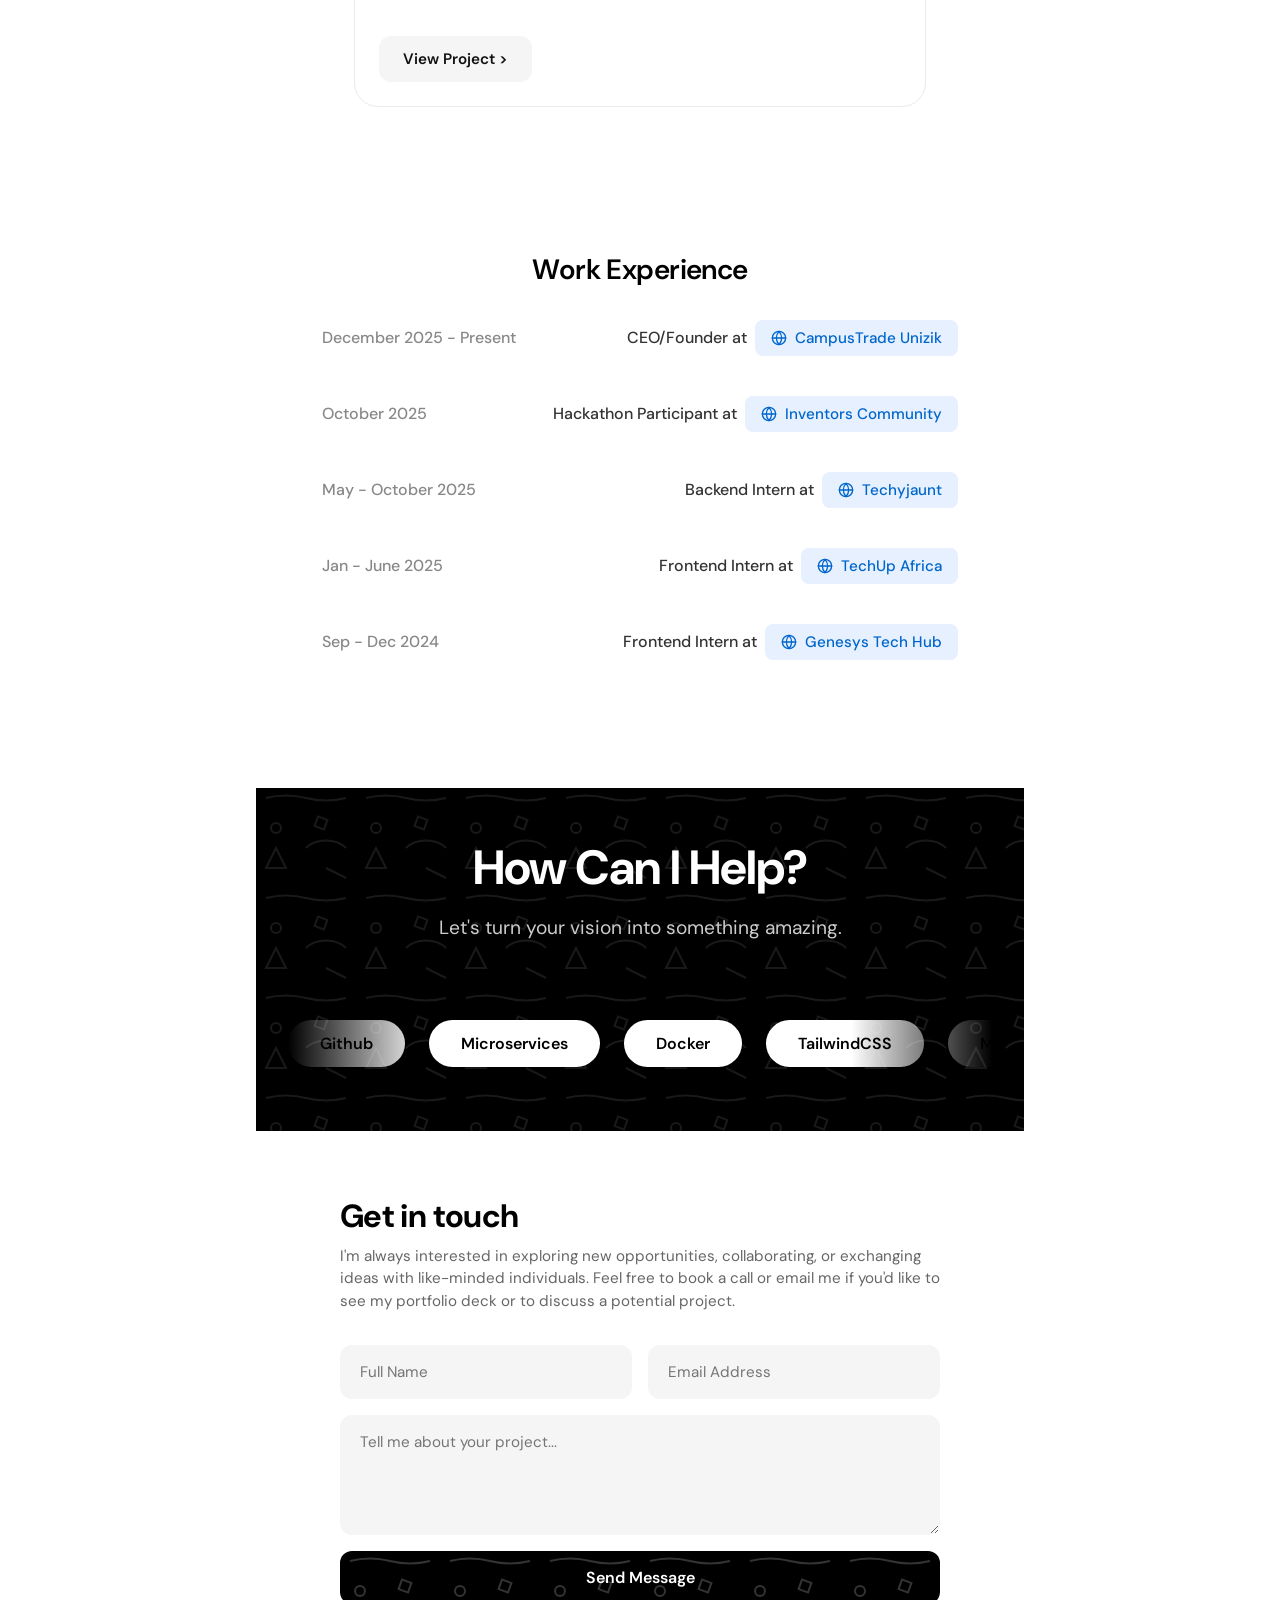
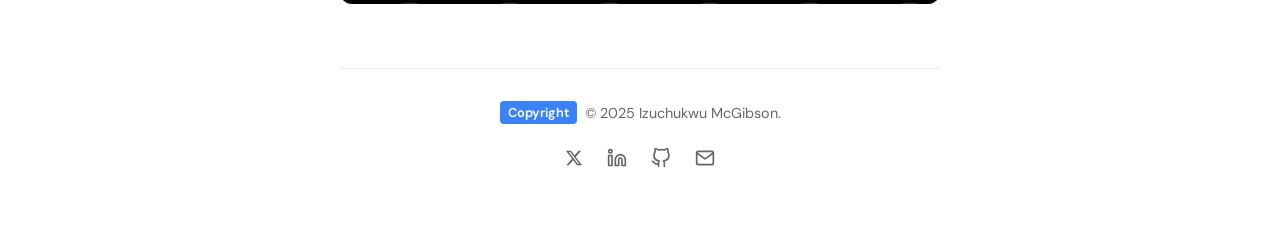
<file: home.html>
<!DOCTYPE html>
<html lang="en">
  <head>
    <meta charset="UTF-8" />
    <meta name="viewport" content="width=device-width, initial-scale=1.0" />
    <title>Izuchukwu McGibson - Portfolio</title>
    <link rel="preconnect" href="https://fonts.googleapis.com" />
    <link rel="preconnect" href="https://fonts.gstatic.com" crossorigin />
    <link
      href="https://fonts.googleapis.com/css2?family=DM+Sans:wght@400;500;600;700;800&display=swap"
      rel="stylesheet"
    />
    <link rel="stylesheet" href="index.css" />
  </head>
  <body>
    <!-- Side Lines -->
    <div class="side-line left"></div>
    <div class="side-line right"></div>

    <!-- Navigation -->
    <nav class="navbar">
      <div class="nav-wrapper">
        <div class="nav-icons">
          <a href="#" class="nav-icon" title="Home">
            <svg
              xmlns="http://www.w3.org/2000/svg"
              width="20"
              height="20"
              viewBox="0 0 24 24"
              fill="none"
              stroke="currentColor"
              stroke-width="2"
              stroke-linecap="round"
              stroke-linejoin="round"
            >
              <path d="M3 9l9-7 9 7v11a2 2 0 0 1-2 2H5a2 2 0 0 1-2-2z"></path>
              <polyline points="9 22 9 12 15 12 15 22"></polyline>
            </svg>
          </a>
          <div class="nav-divider"></div>
          <a href="https://x.com/McGibson799" target="_blank" class="nav-icon" title="X (Twitter)">
            <svg
              xmlns="http://www.w3.org/2000/svg"
              width="18"
              height="18"
              viewBox="0 0 24 24"
              fill="currentColor"
            >
              <path
                d="M18.244 2.25h3.308l-7.227 8.26 8.502 11.24H16.17l-5.214-6.817L4.99 21.75H1.68l7.73-8.835L1.254 2.25H8.08l4.713 6.231zm-1.161 17.52h1.833L7.084 4.126H5.117z"
              ></path>
            </svg>
          </a>
          <div class="nav-divider"></div>
          <a href="https://github.com/izuchukwuMcGibson" target="_blank" class="nav-icon" title="GitHub">
            <svg
              xmlns="http://www.w3.org/2000/svg"
              width="20"
              height="20"
              viewBox="0 0 24 24"
              fill="none"
              stroke="currentColor"
              stroke-width="2"
              stroke-linecap="round"
              stroke-linejoin="round"
            >
              <path
                d="M9 19c-5 1.5-5-2.5-7-3m14 6v-3.87a3.37 3.37 0 0 0-.94-2.61c3.14-.35 6.44-1.54 6.44-7A5.44 5.44 0 0 0 20 4.77 5.07 5.07 0 0 0 19.91 1S18.73.65 16 2.48a13.38 13.38 0 0 0-7 0C6.27.65 5.09 1 5.09 1A5.07 5.07 0 0 0 5 4.77a5.44 5.44 0 0 0-1.5 3.78c0 5.42 3.3 6.61 6.44 7A3.37 3.37 0 0 0 9 18.13V22"
              ></path>
            </svg>
          </a>
          <div class="nav-divider"></div>
          <a href="https://docs.google.com/document/d/1ai1l4LzCtdYCV1nsj5CiASXXdxXHuHK3cU5N-mdD1uo/edit?usp=sharing" target="_blank" class="nav-icon" title="Resume">
            <svg
              xmlns="http://www.w3.org/2000/svg"
              width="20"
              height="20"
              viewBox="0 0 24 24"
              fill="none"
              stroke="currentColor"
              stroke-width="2"
              stroke-linecap="round"
              stroke-linejoin="round"
            >
              <path
                d="M14 2H6a2 2 0 0 0-2 2v16a2 2 0 0 0 2 2h12a2 2 0 0 0 2-2V8z"
              ></path>
              <polyline points="14 2 14 8 20 8"></polyline>
              <line x1="16" y1="13" x2="8" y2="13"></line>
              <line x1="16" y1="17" x2="8" y2="17"></line>
              <polyline points="10 9 9 9 8 9"></polyline>
            </svg>
          </a>
        </div>
        <div class="nav-divider"></div>
        <a href="#" class="blog-btn">My Blog</a>
      </div>
    </nav>

    <!-- Hero Section -->
    <main class="hero-section">
      <div class="profile-container">
        <div class="profile-image">
          <img src="profile.png" alt="Izuchukwu McGibson" />
        </div>
      </div>

      <h1 class="hero-title">
        Hey, I'm Izuchukwu McGibson.<br />
        <span class="hero-subtitle">Software Engineer</span>
      </h1>

      <p class="hero-description">
        I build practical software — from backend logic to usable interfaces.
      </p>

      <div class="cta-buttons">
        <a href="#contact" class="btn btn-primary">Hire Me!</a>
        <span class="status-badge">
          <span class="status-dot"></span>
          Available for new project
        </span>
      </div>
    </main>

    <!-- Projects Showcase -->
    <section class="projects-showcase">
      <div class="scroll-container">
        <div class="scroll-content">
          <div class="project-card">
            <div class="card-dot top-left"></div>
            <div class="card-dot top-right"></div>
            <div class="card-dot bottom-left"></div>
            <div class="card-dot bottom-right"></div>
            <img src="images/image.png" alt="Project 1" />
          </div>
          <div class="project-card">
            <div class="card-dot top-left"></div>
            <div class="card-dot top-right"></div>
            <div class="card-dot bottom-left"></div>
            <div class="card-dot bottom-right"></div>
            <img src="images/image1.png" alt="Project 2" />
          </div>
          <div class="project-card">
            <div class="card-dot top-left"></div>
            <div class="card-dot top-right"></div>
            <div class="card-dot bottom-left"></div>
            <div class="card-dot bottom-right"></div>
            <img src="images/image2.png" alt="Project 3" />
          </div>
          <!-- Duplicate for seamless loop -->
          <div class="project-card">
            <div class="card-dot top-left"></div>
            <div class="card-dot top-right"></div>
            <div class="card-dot bottom-left"></div>
            <div class="card-dot bottom-right"></div>
            <img src="images/image.png" alt="Project 1" />
          </div>
          <div class="project-card">
            <div class="card-dot top-left"></div>
            <div class="card-dot top-right"></div>
            <div class="card-dot bottom-left"></div>
            <div class="card-dot bottom-right"></div>
            <img src="images/image1.png" alt="Project 2" />
          </div>
          <div class="project-card">
            <div class="card-dot top-left"></div>
            <div class="card-dot top-right"></div>
            <div class="card-dot bottom-left"></div>
            <div class="card-dot bottom-right"></div>
            <img src="images/image2.png" alt="Project 3" />
          </div>
        </div>
      </div>
    </section>

    <!-- About Section -->
    <section class="about-section">
      <div class="about-container">
        <h2 class="section-title">About</h2>
        <div class="about-content">
          <p class="about-intro">
            I build practical and scalable software solutions with a strong
            focus on backend logic, clean APIs, and usable interfaces that solve
            real-world problems.
          </p>

          <p class="about-text">
            I'm McGibson Izuchukwu, a Nigerian software developer with 2+ years
            of hands-on experience in web development and backend engineering. I
            work primarily with Node.js, Flask, RESTful APIs, databases, and
            frontend fundamentals, building authentication systems, CRUD
            applications, and full-stack projects from scratch.
          </p>

          <p class="about-text">
            I'm the CTO of Campustrade UNIZIK, where I help design and build
            systems that support digital buying and selling within the campus
            community, focusing on reliability, performance, and user
            experience.
          </p>

          <p class="about-text">
            I'm driven by problem-solving, continuous learning, and building
            software that is both functional and scalable, with a long-term goal
            of growing into a well-rounded full-stack developer with a strong
            backend foundation.
          </p>
        </div>

        <!-- Polaroid Images -->
        <div class="polaroid-container">
          <div class="polaroid polaroid-back">
            <div class="polaroid-image">
              <img src="images/my_pic.jpeg" alt="McGibson" />
            </div>
            <div class="polaroid-caption">@McGibson799</div>
          </div>
          <div class="polaroid polaroid-front">
            <div class="polaroid-image">
              <img src="images/my_pic2.jpeg" alt="McGibson" />
            </div>
            <div class="polaroid-caption">@izuchukwuMcGibson</div>
          </div>
        </div>

        <!-- Tech Stack Heading -->
        <div class="tech-stack-header">
          <h2 class="section-title center-text">
            Here's What I've Been Up To.
          </h2>
        </div>

        <!-- Tech Stack -->
        <section class="tech-stack">
          <div class="tech-scroll-container">
            <div class="tech-scroll-content">
              <!-- HTML5 -->
              <div class="tech-item" title="HTML5">
                <svg
                  role="img"
                  viewBox="0 0 24 24"
                  xmlns="http://www.w3.org/2000/svg"
                  width="48"
                  height="48"
                >
                  <path
                    fill="#E34F26"
                    d="M1.5 0h21l-1.91 21.563L11.977 24l-8.564-2.438L1.5 0zm7.031 9.75l-.232-2.718 10.059.003.23-2.622L5.412 4.41l.698 8.01h9.126l-.326 3.426-2.91.804-2.955-.81-.188-2.11H6.248l.33 4.171L12 19.351l5.379-1.443.744-8.157H8.531z"
                  />
                </svg>
              </div>
              <!-- CSS3 -->
              <div class="tech-item" title="CSS3">
                <svg
                  role="img"
                  viewBox="0 0 24 24"
                  xmlns="http://www.w3.org/2000/svg"
                  width="48"
                  height="48"
                >
                  <path
                    fill="#1572B6"
                    d="M1.5 0h21l-1.91 21.563L11.977 24l-8.565-2.438L1.5 0zm17.09 4.413L5.41 4.41l.213 2.622 10.125.002-.255 2.716h-6.64l.24 2.573h6.182l-.366 3.523-2.91.804-2.956-.81-.188-2.11h-2.61l.29 3.855L12 19.288l5.373-1.53L18.59 4.414z"
                  />
                </svg>
              </div>
              <!-- JavaScript -->
              <div class="tech-item" title="JavaScript">
                <svg
                  role="img"
                  viewBox="0 0 24 24"
                  xmlns="http://www.w3.org/2000/svg"
                  width="48"
                  height="48"
                >
                  <path
                    fill="#F7DF1E"
                    d="M0 0h24v24H0V0zm22.034 18.276c-.175-1.095-.888-2.015-3.003-2.873-.736-.345-1.554-.585-1.797-1.14-.091-.33-.105-.51-.046-.705.15-.646.915-.84 1.515-.66.39.12.75.42.976.9 1.034-.676 1.034-.676 1.755-1.125-.27-.42-.404-.601-.586-.78-.63-.705-1.469-1.065-2.834-1.034l-.705.089c-.676.165-1.32.525-1.71 1.005-1.14 1.291-.811 3.541.569 4.471 1.365 1.02 3.361 1.244 3.616 2.205.24 1.17-.87 1.545-1.966 1.41-.811-.18-1.26-.586-1.755-1.336l-1.83 1.051c.21.48.45.689.81 1.109 1.74 1.756 6.09 1.666 6.871-1.004.029-.09.24-.705.074-1.65l.046.067zm-8.983-7.245h-2.248c0 1.938-.009 3.864-.009 5.805 0 1.232.063 2.363-.138 2.958-.425 1.48-2.784 1.193-3.7.652-.317-.317-.604-.726-.694-1.243l-2.03.495c.228 1.056.733 1.96 1.526 2.572 1.152.707 2.76.84 4.002.315.932-.406 1.543-1.108 1.755-2.07.255-1.155.226-2.31.226-3.479V11.031z"
                  />
                </svg>
              </div>
              <!-- TypeScript -->
              <div class="tech-item" title="TypeScript">
                <svg
                  role="img"
                  viewBox="0 0 24 24"
                  xmlns="http://www.w3.org/2000/svg"
                  width="48"
                  height="48"
                >
                  <path
                    fill="#3178C6"
                    d="M1.125 0C.502 0 0 .502 0 1.125v21.75c0 .623.502 1.125 1.125 1.125h21.75c.623 0 1.125-.502 1.125-1.125V1.125C24 .502 23.498 0 22.875 0zm17.363 9.75c.612 0 1.154.037 1.627.111a6.38 6.38 0 0 1 1.306.34v2.458a3.95 3.95 0 0 0-.643-.361 5.093 5.093 0 0 0-.717-.26 5.453 5.453 0 0 0-1.426-.2c-.3 0-.573.028-.819.086a2.1 2.1 0 0 0-.623.242c-.17.104-.3.229-.393.374a.888.888 0 0 0-.14.49c0 .196.053.373.156.529.104.156.252.304.443.444s.423.276.696.41c.273.135.582.274.926.416.47.197.892.407 1.266.628.374.222.695.473.963.753.268.279.472.598.614.957.142.359.214.776.214 1.253 0 .657-.125 1.21-.373 1.656a3.033 3.033 0 0 1-1.012 1.085 4.38 4.38 0 0 1-1.487.596c-.566.12-1.163.18-1.79.18a9.916 9.916 0 0 1-1.84-.164 5.544 5.544 0 0 1-1.512-.493v-2.63a5.033 5.033 0 0 0 3.237 1.2c.333 0 .624-.03.872-.09.249-.06.456-.144.623-.25.166-.108.29-.234.373-.38a1.023 1.023 0 0 0-.074-1.089 2.12 2.12 0 0 0-.537-.5 5.597 5.597 0 0 0-.807-.444 27.72 27.72 0 0 0-1.007-.436c-.918-.383-1.602-.852-2.053-1.405-.45-.553-.676-1.222-.676-2.005 0-.614.123-1.141.369-1.582.246-.441.58-.804 1.004-1.089a4.494 4.494 0 0 1 1.47-.629 7.536 7.536 0 0 1 1.77-.201zm-15.113.188h9.563v2.166H9.506v9.646H6.789v-9.646H3.375z"
                  />
                </svg>
              </div>
              <!-- Python -->
              <div class="tech-item" title="Python">
                <svg
                  role="img"
                  viewBox="0 0 24 24"
                  xmlns="http://www.w3.org/2000/svg"
                  width="48"
                  height="48"
                >
                  <path
                    fill="#3776AB"
                    d="M14.25.18l.9.2.73.26.59.3.45.32.34.34.25.34.16.33.1.3.04.26.02.2-.01.13V8.5l-.05.63-.13.55-.21.46-.26.38-.3.31-.33.25-.35.19-.35.14-.33.1-.3.07-.26.04-.21.02H8.77l-.69.05-.59.14-.5.22-.41.27-.33.32-.27.35-.2.36-.15.37-.1.35-.07.32-.04.27-.02.21v3.06H3.17l-.21-.03-.28-.07-.32-.12-.35-.18-.36-.26-.36-.36-.35-.46-.32-.59-.28-.73-.21-.88-.14-1.05-.05-1.23.06-1.22.16-1.04.24-.87.32-.71.36-.57.4-.44.42-.33.42-.24.4-.16.36-.1.32-.05.24-.01h.16l.06.01h8.16v-.83H6.18l-.01-2.75-.02-.37.05-.34.11-.31.17-.28.25-.26.31-.23.38-.2.44-.18.51-.15.58-.12.64-.1.71-.06.77-.04.84-.02 1.27.05zm-6.3 1.98l-.23.33-.08.41.08.41.23.34.33.22.41.09.41-.09.33-.22.23-.34.08-.41-.08-.41-.23-.33-.33-.22-.41-.09-.41.09zm13.09 3.95l.28.06.32.12.35.18.36.27.36.35.35.47.32.59.28.73.21.88.14 1.04.05 1.23-.06 1.23-.16 1.04-.24.86-.32.71-.36.57-.4.45-.42.33-.42.24-.4.16-.36.09-.32.05-.24.02-.16-.01h-8.22v.82h5.84l.01 2.76.02.36-.05.34-.11.31-.17.29-.25.25-.31.24-.38.2-.44.17-.51.15-.58.13-.64.09-.71.07-.77.04-.84.01-1.27-.04-1.07-.14-.9-.2-.73-.25-.59-.3-.45-.33-.34-.34-.25-.34-.16-.33-.1-.3-.04-.25-.02-.2.01-.13v-5.34l.05-.64.13-.54.21-.46.26-.38.3-.32.33-.24.35-.2.35-.14.33-.1.3-.06.26-.04.21-.02.13-.01h5.84l.69-.05.59-.14.5-.21.41-.28.33-.32.27-.35.2-.36.15-.36.1-.35.07-.32.04-.28.02-.21V6.07h2.09l.14.01zm-6.47 14.25l-.23.33-.08.41.08.41.23.33.33.23.41.08.41-.08.33-.23.23-.33.08-.41-.08-.41-.23-.33-.33-.23-.41-.08-.41.08z"
                  />
                </svg>
              </div>
              <!-- Express.js -->
              <div class="tech-item" title="Express.js">
                <svg
                  role="img"
                  viewBox="0 0 24 24"
                  xmlns="http://www.w3.org/2000/svg"
                  width="48"
                  height="48"
                >
                  <path
                    fill="#000000"
                    d="M24 18.588a1.529 1.529 0 0 1-1.895-.72l-3.45-4.771-.5-.667-4.003 5.444a1.466 1.466 0 0 1-1.802.708l5.158-6.92-4.798-6.251a1.595 1.595 0 0 0 1.9.666l3.576 4.83 3.596-4.81a1.435 1.435 0 0 0 1.788-.668L21.708 7.9l-2.522 3.283a.666.666 0 0 0 0 .994l4.804 6.412zM.002 11.576l.42-2.075c1.154-4.103 5.858-5.81 9.094-3.27 1.895 1.489 2.368 3.597 2.275 5.973H1.116C.943 16.447 4.005 19.009 7.92 17.7a4.078 4.078 0 0 0 2.582-2.876c.207-.666.548-.78 1.174-.588a5.417 5.417 0 0 1-2.589 3.957 6.272 6.272 0 0 1-7.306-.933 6.575 6.575 0 0 1-1.64-3.858c0-.235-.08-.455-.134-.666A88.33 88.33 0 0 1 0 11.577zm1.127-.286h9.654c-.06-3.076-2.001-5.258-4.59-5.278-2.882-.04-4.944 2.094-5.071 5.264z"
                  />
                </svg>
              </div>
              <!-- FastAPI -->
              <div class="tech-item" title="FastAPI">
                <svg
                  role="img"
                  viewBox="0 0 24 24"
                  xmlns="http://www.w3.org/2000/svg"
                  width="48"
                  height="48"
                >
                  <path
                    fill="#009688"
                    d="M12 0C5.375 0 0 5.375 0 12c0 6.627 5.375 12 12 12 6.626 0 12-5.373 12-12 0-6.625-5.373-12-12-12zm-.624 21.62v-7.528H7.19L13.203 2.38v7.528h4.029L11.376 21.62z"
                  />
                </svg>
              </div>

              <!-- Duplicate for seamless loop -->
              <div class="tech-item" title="HTML5">
                <svg
                  role="img"
                  viewBox="0 0 24 24"
                  xmlns="http://www.w3.org/2000/svg"
                  width="48"
                  height="48"
                >
                  <path
                    fill="#E34F26"
                    d="M1.5 0h21l-1.91 21.563L11.977 24l-8.564-2.438L1.5 0zm7.031 9.75l-.232-2.718 10.059.003.23-2.622L5.412 4.41l.698 8.01h9.126l-.326 3.426-2.91.804-2.955-.81-.188-2.11H6.248l.33 4.171L12 19.351l5.379-1.443.744-8.157H8.531z"
                  />
                </svg>
              </div>
              <div class="tech-item" title="CSS3">
                <svg
                  role="img"
                  viewBox="0 0 24 24"
                  xmlns="http://www.w3.org/2000/svg"
                  width="48"
                  height="48"
                >
                  <path
                    fill="#1572B6"
                    d="M1.5 0h21l-1.91 21.563L11.977 24l-8.565-2.438L1.5 0zm17.09 4.413L5.41 4.41l.213 2.622 10.125.002-.255 2.716h-6.64l.24 2.573h6.182l-.366 3.523-2.91.804-2.956-.81-.188-2.11h-2.61l.29 3.855L12 19.288l5.373-1.53L18.59 4.414z"
                  />
                </svg>
              </div>
              <div class="tech-item" title="JavaScript">
                <svg
                  role="img"
                  viewBox="0 0 24 24"
                  xmlns="http://www.w3.org/2000/svg"
                  width="48"
                  height="48"
                >
                  <path
                    fill="#F7DF1E"
                    d="M0 0h24v24H0V0zm22.034 18.276c-.175-1.095-.888-2.015-3.003-2.873-.736-.345-1.554-.585-1.797-1.14-.091-.33-.105-.51-.046-.705.15-.646.915-.84 1.515-.66.39.12.75.42.976.9 1.034-.676 1.034-.676 1.755-1.125-.27-.42-.404-.601-.586-.78-.63-.705-1.469-1.065-2.834-1.034l-.705.089c-.676.165-1.32.525-1.71 1.005-1.14 1.291-.811 3.541.569 4.471 1.365 1.02 3.361 1.244 3.616 2.205.24 1.17-.87 1.545-1.966 1.41-.811-.18-1.26-.586-1.755-1.336l-1.83 1.051c.21.48.45.689.81 1.109 1.74 1.756 6.09 1.666 6.871-1.004.029-.09.24-.705.074-1.65l.046.067zm-8.983-7.245h-2.248c0 1.938-.009 3.864-.009 5.805 0 1.232.063 2.363-.138 2.958-.425 1.48-2.784 1.193-3.7.652-.317-.317-.604-.726-.694-1.243l-2.03.495c.228 1.056.733 1.96 1.526 2.572 1.152.707 2.76.84 4.002.315.932-.406 1.543-1.108 1.755-2.07.255-1.155.226-2.31.226-3.479V11.031z"
                  />
                </svg>
              </div>
              <div class="tech-item" title="TypeScript">
                <svg
                  role="img"
                  viewBox="0 0 24 24"
                  xmlns="http://www.w3.org/2000/svg"
                  width="48"
                  height="48"
                >
                  <path
                    fill="#3178C6"
                    d="M1.125 0C.502 0 0 .502 0 1.125v21.75c0 .623.502 1.125 1.125 1.125h21.75c.623 0 1.125-.502 1.125-1.125V1.125C24 .502 23.498 0 22.875 0zm17.363 9.75c.612 0 1.154.037 1.627.111a6.38 6.38 0 0 1 1.306.34v2.458a3.95 3.95 0 0 0-.643-.361 5.093 5.093 0 0 0-.717-.26 5.453 5.453 0 0 0-1.426-.2c-.3 0-.573.028-.819.086a2.1 2.1 0 0 0-.623.242c-.17.104-.3.229-.393.374a.888.888 0 0 0-.14.49c0 .196.053.373.156.529.104.156.252.304.443.444s.423.276.696.41c.273.135.582.274.926.416.47.197.892.407 1.266.628.374.222.695.473.963.753.268.279.472.598.614.957.142.359.214.776.214 1.253 0 .657-.125 1.21-.373 1.656a3.033 3.033 0 0 1-1.012 1.085 4.38 4.38 0 0 1-1.487.596c-.566.12-1.163.18-1.79.18a9.916 9.916 0 0 1-1.84-.164 5.544 5.544 0 0 1-1.512-.493v-2.63a5.033 5.033 0 0 0 3.237 1.2c.333 0 .624-.03.872-.09.249-.06.456-.144.623-.25.166-.108.29-.234.373-.38a1.023 1.023 0 0 0-.074-1.089 2.12 2.12 0 0 0-.537-.5 5.597 5.597 0 0 0-.807-.444 27.72 27.72 0 0 0-1.007-.436c-.918-.383-1.602-.852-2.053-1.405-.45-.553-.676-1.222-.676-2.005 0-.614.123-1.141.369-1.582.246-.441.58-.804 1.004-1.089a4.494 4.494 0 0 1 1.47-.629 7.536 7.536 0 0 1 1.77-.201zm-15.113.188h9.563v2.166H9.506v9.646H6.789v-9.646H3.375z"
                  />
                </svg>
              </div>
              <div class="tech-item" title="Python">
                <svg
                  role="img"
                  viewBox="0 0 24 24"
                  xmlns="http://www.w3.org/2000/svg"
                  width="48"
                  height="48"
                >
                  <path
                    fill="#3776AB"
                    d="M14.25.18l.9.2.73.26.59.3.45.32.34.34.25.34.16.33.1.3.04.26.02.2-.01.13V8.5l-.05.63-.13.55-.21.46-.26.38-.3.31-.33.25-.35.19-.35.14-.33.1-.3.07-.26.04-.21.02H8.77l-.69.05-.59.14-.5.22-.41.27-.33.32-.27.35-.2.36-.15.37-.1.35-.07.32-.04.27-.02.21v3.06H3.17l-.21-.03-.28-.07-.32-.12-.35-.18-.36-.26-.36-.36-.35-.46-.32-.59-.28-.73-.21-.88-.14-1.05-.05-1.23.06-1.22.16-1.04.24-.87.32-.71.36-.57.4-.44.42-.33.42-.24.4-.16.36-.1.32-.05.24-.01h.16l.06.01h8.16v-.83H6.18l-.01-2.75-.02-.37.05-.34.11-.31.17-.28.25-.26.31-.23.38-.2.44-.18.51-.15.58-.12.64-.1.71-.06.77-.04.84-.02 1.27.05zm-6.3 1.98l-.23.33-.08.41.08.41.23.34.33.22.41.09.41-.09.33-.22.23-.34.08-.41-.08-.41-.23-.33-.33-.22-.41-.09-.41.09zm13.09 3.95l.28.06.32.12.35.18.36.27.36.35.35.47.32.59.28.73.21.88.14 1.04.05 1.23-.06 1.23-.16 1.04-.24.86-.32.71-.36.57-.4.45-.42.33-.42.24-.4.16-.36.09-.32.05-.24.02-.16-.01h-8.22v.82h5.84l.01 2.76.02.36-.05.34-.11.31-.17.29-.25.25-.31.24-.38.2-.44.17-.51.15-.58.13-.64.09-.71.07-.77.04-.84.01-1.27-.04-1.07-.14-.9-.2-.73-.25-.59-.3-.45-.33-.34-.34-.25-.34-.16-.33-.1-.3-.04-.25-.02-.2.01-.13v-5.34l.05-.64.13-.54.21-.46.26-.38.3-.32.33-.24.35-.2.35-.14.33-.1.3-.06.26-.04.21-.02.13-.01h5.84l.69-.05.59-.14.5-.21.41-.28.33-.32.27-.35.2-.36.15-.36.1-.35.07-.32.04-.28.02-.21V6.07h2.09l.14.01zm-6.47 14.25l-.23.33-.08.41.08.41.23.33.33.23.41.08.41-.08.33-.23.23-.33.08-.41-.08-.41-.23-.33-.33-.23-.41-.08-.41.08z"
                  />
                </svg>
              </div>
              <div class="tech-item" title="Express.js">
                <svg
                  role="img"
                  viewBox="0 0 24 24"
                  xmlns="http://www.w3.org/2000/svg"
                  width="48"
                  height="48"
                >
                  <path
                    fill="#000000"
                    d="M24 18.588a1.529 1.529 0 0 1-1.895-.72l-3.45-4.771-.5-.667-4.003 5.444a1.466 1.466 0 0 1-1.802.708l5.158-6.92-4.798-6.251a1.595 1.595 0 0 0 1.9.666l3.576 4.83 3.596-4.81a1.435 1.435 0 0 0 1.788-.668L21.708 7.9l-2.522 3.283a.666.666 0 0 0 0 .994l4.804 6.412zM.002 11.576l.42-2.075c1.154-4.103 5.858-5.81 9.094-3.27 1.895 1.489 2.368 3.597 2.275 5.973H1.116C.943 16.447 4.005 19.009 7.92 17.7a4.078 4.078 0 0 0 2.582-2.876c.207-.666.548-.78 1.174-.588a5.417 5.417 0 0 1-2.589 3.957 6.272 6.272 0 0 1-7.306-.933 6.575 6.575 0 0 1-1.64-3.858c0-.235-.08-.455-.134-.666A88.33 88.33 0 0 1 0 11.577zm1.127-.286h9.654c-.06-3.076-2.001-5.258-4.59-5.278-2.882-.04-4.944 2.094-5.071 5.264z"
                  />
                </svg>
              </div>
              <div class="tech-item" title="FastAPI">
                <svg
                  role="img"
                  viewBox="0 0 24 24"
                  xmlns="http://www.w3.org/2000/svg"
                  width="48"
                  height="48"
                >
                  <path
                    fill="#009688"
                    d="M12 0C5.375 0 0 5.375 0 12c0 6.627 5.375 12 12 12 6.626 0 12-5.373 12-12 0-6.625-5.373-12-12-12zm-.624 21.62v-7.528H7.19L13.203 2.38v7.528h4.029L11.376 21.62z"
                  />
                </svg>
              </div>
            </div>
          </div>
        </section>

        <!-- Featured Projects Section -->
        <section class="featured-projects-section">
          <div class="tech-stack-header">
            <h2 class="section-title center-text">Featured Projects</h2>
          </div>
          <div class="featured-projects-container">
            <!-- Card 1: Quest and Edu Ai -->
            <div class="featured-project-card">
              <div class="featured-project-image-container">
                <img src="images/image1.png" alt="Quest and Edu Ai" />
              </div>
              <div class="featured-project-content">
                <h3 class="featured-project-title">Quest and Edu Ai</h3>
                <p class="featured-project-description">
                  Web app that students can upload pdfs and get quiz, summaries
                  and flash cards
                </p>
                <span class="featured-project-link" style="cursor: default; opacity: 0.6; text-decoration: none;">Project Not Live Yet</span>
              </div>
            </div>

            <!-- Card 2: Campustrade -->
            <div class="featured-project-card">
              <div class="featured-project-image-container">
                <img src="images/image.png" alt="Campustrade" />
              </div>
              <div class="featured-project-content">
                <h3 class="featured-project-title">Campustrade</h3>
                <p class="featured-project-description">
                  A student marketplace where users can buy and sell from fellow
                  students in UNIZIK awka
                </p>
                <a href="https://www.campustrade.site" target="_blank" class="featured-project-link">View Project ></a>
              </div>
            </div>
          </div>
        </section>

        <!-- Work Experience Section -->
        <section class="experience-section">
          <div class="tech-stack-header">
            <h2 class="section-title center-text">Work Experience</h2>
          </div>
          <div class="experience-list">
            <!-- Item 1 -->
            <div class="experience-item">
              <span class="experience-date">December 2025 - Present</span>
              <div class="experience-role-company">
                <span class="experience-role">CEO/Founder at</span>
                <span class="company-badge">
                  <svg
                    xmlns="http://www.w3.org/2000/svg"
                    width="16"
                    height="16"
                    viewBox="0 0 24 24"
                    fill="none"
                    stroke="currentColor"
                    stroke-width="2"
                    stroke-linecap="round"
                    stroke-linejoin="round"
                  >
                    <circle cx="12" cy="12" r="10"></circle>
                    <line x1="2" y1="12" x2="22" y2="12"></line>
                    <path
                      d="M12 2a15.3 15.3 0 0 1 4 10 15.3 15.3 0 0 1-4 10 15.3 15.3 0 0 1-4-10 15.3 15.3 0 0 1 4-10z"
                    ></path>
                  </svg>
                  CampusTrade Unizik
                </span>
              </div>
            </div>

            <!-- Item 2 -->
            <div class="experience-item">
              <span class="experience-date">October 2025</span>
              <div class="experience-role-company">
                <span class="experience-role">Hackathon Participant at</span>
                <span class="company-badge">
                  <svg
                    xmlns="http://www.w3.org/2000/svg"
                    width="16"
                    height="16"
                    viewBox="0 0 24 24"
                    fill="none"
                    stroke="currentColor"
                    stroke-width="2"
                    stroke-linecap="round"
                    stroke-linejoin="round"
                  >
                    <circle cx="12" cy="12" r="10"></circle>
                    <line x1="2" y1="12" x2="22" y2="12"></line>
                    <path
                      d="M12 2a15.3 15.3 0 0 1 4 10 15.3 15.3 0 0 1-4 10 15.3 15.3 0 0 1-4-10 15.3 15.3 0 0 1 4-10z"
                    ></path>
                  </svg>
                  Inventors Community
                </span>
              </div>
            </div>

            <!-- Item 3 -->
            <div class="experience-item">
              <span class="experience-date">May - October 2025</span>
              <div class="experience-role-company">
                <span class="experience-role">Backend Intern at</span>
                <span class="company-badge">
                  <svg
                    xmlns="http://www.w3.org/2000/svg"
                    width="16"
                    height="16"
                    viewBox="0 0 24 24"
                    fill="none"
                    stroke="currentColor"
                    stroke-width="2"
                    stroke-linecap="round"
                    stroke-linejoin="round"
                  >
                    <circle cx="12" cy="12" r="10"></circle>
                    <line x1="2" y1="12" x2="22" y2="12"></line>
                    <path
                      d="M12 2a15.3 15.3 0 0 1 4 10 15.3 15.3 0 0 1-4 10 15.3 15.3 0 0 1-4-10 15.3 15.3 0 0 1 4-10z"
                    ></path>
                  </svg>
                  Techyjaunt
                </span>
              </div>
            </div>

            <!-- Item 4 -->
            <div class="experience-item">
              <span class="experience-date">Jan - June 2025</span>
              <div class="experience-role-company">
                <span class="experience-role">Frontend Intern at</span>
                <span class="company-badge">
                  <svg
                    xmlns="http://www.w3.org/2000/svg"
                    width="16"
                    height="16"
                    viewBox="0 0 24 24"
                    fill="none"
                    stroke="currentColor"
                    stroke-width="2"
                    stroke-linecap="round"
                    stroke-linejoin="round"
                  >
                    <circle cx="12" cy="12" r="10"></circle>
                    <line x1="2" y1="12" x2="22" y2="12"></line>
                    <path
                      d="M12 2a15.3 15.3 0 0 1 4 10 15.3 15.3 0 0 1-4 10 15.3 15.3 0 0 1-4-10 15.3 15.3 0 0 1 4-10z"
                    ></path>
                  </svg>
                  TechUp Africa
                </span>
              </div>
            </div>

            <!-- Item 5 -->
            <div class="experience-item">
              <span class="experience-date">Sep - Dec 2024</span>
              <div class="experience-role-company">
                <span class="experience-role">Frontend Intern at</span>
                <span class="company-badge">
                  <svg
                    xmlns="http://www.w3.org/2000/svg"
                    width="16"
                    height="16"
                    viewBox="0 0 24 24"
                    fill="none"
                    stroke="currentColor"
                    stroke-width="2"
                    stroke-linecap="round"
                    stroke-linejoin="round"
                  >
                    <circle cx="12" cy="12" r="10"></circle>
                    <line x1="2" y1="12" x2="22" y2="12"></line>
                    <path
                      d="M12 2a15.3 15.3 0 0 1 4 10 15.3 15.3 0 0 1-4 10 15.3 15.3 0 0 1-4-10 15.3 15.3 0 0 1 4-10z"
                    ></path>
                  </svg>
                  Genesys Tech Hub
                </span>
              </div>
            </div>
          </div>
        </section>

          </div>
        </section>
      </div>
    </section>

    <!-- How Can I Help Section -->
    <section class="help-section">
      <div class="help-content">
        <h2 class="help-title">How Can I Help?</h2>
        <p class="help-subtitle">
          Let's turn your vision into something amazing.
        </p>

        <div class="skills-scroll-container">
          <div class="skills-scroll-content">
            <!-- Items -->
            <span class="skill-pill">Github</span>
            <span class="skill-pill">Microservices</span>
            <span class="skill-pill">Docker</span>
            <span class="skill-pill">TailwindCSS</span>
            <span class="skill-pill">MongoDB</span>
            <span class="skill-pill">PostgreSQL</span>
            <span class="skill-pill">Express.js</span>
            <span class="skill-pill">JavaScript</span>
            <span class="skill-pill">TypeScript</span>
            <span class="skill-pill">Python</span>
            <span class="skill-pill">React.js</span>
            <span class="skill-pill">Next.js</span>
            <span class="skill-pill">Node.js</span>

            <!-- Duplicate for loop -->
            <span class="skill-pill">Github</span>
            <span class="skill-pill">Microservices</span>
            <span class="skill-pill">Docker</span>
            <span class="skill-pill">TailwindCSS</span>
            <span class="skill-pill">MongoDB</span>
            <span class="skill-pill">PostgreSQL</span>
            <span class="skill-pill">Express.js</span>
            <span class="skill-pill">JavaScript</span>
            <span class="skill-pill">TypeScript</span>
            <span class="skill-pill">Python</span>
            <span class="skill-pill">React.js</span>
            <span class="skill-pill">Next.js</span>
            <span class="skill-pill">Node.js</span>
          </div>
        </div>
      </div>
    </section>

    <!-- Contact Section -->
    <section class="contact-section" id="contact">
      <h2 class="contact-title">Get in touch</h2>
      <p class="contact-description">
        I'm always interested in exploring new opportunities, collaborating, or
        exchanging ideas with like-minded individuals. Feel free to book a call
        or email me if you'd like to see my portfolio deck or to discuss a
        potential project.
      </p>

      <form
        action="https://formsubmit.co/mcgibsononyekachukwu@gmail.com"
        method="POST"
        class="contact-form"
      >
        <input type="hidden" name="_captcha" value="false">
        <input type="hidden" name="_template" value="table">
        <input type="hidden" name="_next" value="https://izuchukwumcgibson.me">
        <div class="form-row">
          <input type="text" name="name" placeholder="Full Name" required />
          <input
            type="email"
            name="email"
            placeholder="Email Address"
            required
          />
        </div>
        <textarea
          name="message"
          placeholder="Tell me about your project..."
          required
        ></textarea>
        <button type="submit" class="submit-btn">Send Message</button>
      </form>
    </section>

    <!-- Footer -->
    <footer class="footer">
      <div class="footer-divider"></div>
      <div class="footer-content">
        <p class="copyright">
          <span class="copyright-badge">Copyright</span> © 2025 Izuchukwu McGibson.
        </p>
        <div class="footer-socials">
          <a
            href="https://x.com/McGibson799"
            target="_blank"
            class="social-link"
            title="X (Twitter)"
          >
            <svg
              xmlns="http://www.w3.org/2000/svg"
              width="18"
              height="18"
              viewBox="0 0 24 24"
              fill="currentColor"
            >
              <path
                d="M18.244 2.25h3.308l-7.227 8.26 8.502 11.24H16.17l-5.214-6.817L4.99 21.75H1.68l7.73-8.835L1.254 2.25H8.08l4.713 6.231zm-1.161 17.52h1.833L7.084 4.126H5.117z"
              ></path>
            </svg>
          </a>
          <a
            href="https://www.linkedin.com/in/mcgibson-izuchukwu-ba09a5311"
            target="_blank"
            class="social-link"
            title="LinkedIn"
          >
            <svg
              xmlns="http://www.w3.org/2000/svg"
              width="20"
              height="20"
              viewBox="0 0 24 24"
              fill="none"
              stroke="currentColor"
              stroke-width="2"
              stroke-linecap="round"
              stroke-linejoin="round"
            >
              <path
                d="M16 8a6 6 0 0 1 6 6v7h-4v-7a2 2 0 0 0-2-2 2 2 0 0 0-2 2v7h-4v-7a6 6 0 0 1 6-6z"
              ></path>
              <rect x="2" y="9" width="4" height="12"></rect>
              <circle cx="4" cy="4" r="2"></circle>
            </svg>
          </a>
          <a
            href="https://github.com/izuchukwuMcGibson"
            target="_blank"
            class="social-link"
            title="GitHub"
          >
            <svg
              xmlns="http://www.w3.org/2000/svg"
              width="20"
              height="20"
              viewBox="0 0 24 24"
              fill="none"
              stroke="currentColor"
              stroke-width="2"
              stroke-linecap="round"
              stroke-linejoin="round"
            >
              <path
                d="M9 19c-5 1.5-5-2.5-7-3m14 6v-3.87a3.37 3.37 0 0 0-.94-2.61c3.14-.35 6.44-1.54 6.44-7A5.44 5.44 0 0 0 20 4.77 5.07 5.07 0 0 0 19.91 1S18.73.65 16 2.48a13.38 13.38 0 0 0-7 0C6.27.65 5.09 1 5.09 1A5.07 5.07 0 0 0 5 4.77a5.44 5.44 0 0 0-1.5 3.78c0 5.42 3.3 6.61 6.44 7A3.37 3.37 0 0 0 9 18.13V22"
              ></path>
            </svg>
          </a>
          <a
            href="mailto:mcgibsononyekachukwu@gmail.com"
            class="social-link"
            title="Email"
          >
            <svg
              xmlns="http://www.w3.org/2000/svg"
              width="20"
              height="20"
              viewBox="0 0 24 24"
              fill="none"
              stroke="currentColor"
              stroke-width="2"
              stroke-linecap="round"
              stroke-linejoin="round"
            >
              <path
                d="M4 4h16c1.1 0 2 .9 2 2v12c0 1.1-.9 2-2 2H4c-1.1 0-2-.9-2-2V6c0-1.1.9-2 2-2z"
              ></path>
              <polyline points="22,6 12,13 2,6"></polyline>
            </svg>
          </a>
        </div>
      </div>
    </footer>
  </body>
</html>
</file>
<file: index.css>
* {
  margin: 0;
  padding: 0;
  box-sizing: border-box;
}

body {
  font-family: "DM Sans", -apple-system, BlinkMacSystemFont, "Segoe UI", Roboto,
    Oxygen, Ubuntu, Cantarell, "Open Sans", "Helvetica Neue", sans-serif;
  background: #ffffff;
  min-height: 100vh;
  color: #1a1a1a;
  position: relative;
  -webkit-font-smoothing: antialiased;
  -moz-osx-font-smoothing: grayscale;
}

/* Side Lines */
.side-line {
  position: fixed;
  top: 0;
  width: 1px;
  height: 100vh;
  background: #f0f0f0;
  z-index: 0;
}

.side-line.left {
  left: 20%;
}

.side-line.right {
  right: 20%;
}

/* Navigation */
.navbar {
  display: flex;
  justify-content: center;
  align-items: center;
  padding: 2rem 1rem;
  position: fixed;
  top: 0;
  left: 0;
  right: 0;
  z-index: 100;
  pointer-events: none; /* Allows clicking through the empty space around the nav */
}

.nav-wrapper {
  display: inline-flex;
  align-items: center;
  background: rgba(255, 255, 255, 0.8); /* Transparent white */
  backdrop-filter: blur(10px); /* Blur effect */
  -webkit-backdrop-filter: blur(10px);
  border: 1px solid rgba(234, 234, 234, 0.8);
  border-radius: 50px;
  padding: 8px;
  box-shadow: 0 2px 10px rgba(0, 0, 0, 0.03);
  gap: 0.75rem;
  pointer-events: auto; /* Re-enable clicks on the nav itself */
}

.nav-icons {
  display: flex;
  align-items: center;
  gap: 0.75rem;
  padding-left: 1rem;
}

.nav-icon {
  color: #555;
  text-decoration: none;
  transition: color 0.3s ease;
  display: flex;
  align-items: center;
  justify-content: center;
  padding: 0.6rem;
  border-radius: 50%;
}

.nav-icon:hover {
  color: #000;
  background: #f5f5f5;
}

.nav-divider {
  width: 1px;
  height: 24px;
  background: #eaeaea;
}

.blog-btn {
  background: #000;
  color: #fff;
  padding: 0.75rem 1.75rem;
  border-radius: 50px;
  text-decoration: none;
  font-weight: 600;
  font-size: 0.95rem;
  transition: transform 0.2s ease, box-shadow 0.2s ease;
}

.blog-btn:hover {
  transform: translateY(-2px);
  box-shadow: 0 4px 12px rgba(0, 0, 0, 0.15);
}

/* Hero Section */
.hero-section {
  text-align: center;
  max-width: 700px;
  margin: 6rem auto 3rem;
  padding: 0 2rem;
  position: relative;
  z-index: 10;
}

/* Animations */
@keyframes fadeInUp {
  0% {
    opacity: 0;
    transform: translateY(30px);
    filter: blur(5px);
  }
  100% {
    opacity: 1;
    transform: translateY(0);
    filter: blur(0);
  }
}

.profile-container {
  margin-bottom: 1.5rem;
  display: flex;
  justify-content: center;
  animation: fadeInUp 0.8s cubic-bezier(0.2, 0.8, 0.2, 1) forwards;
  opacity: 0; /* Start hidden */
}

.profile-image {
  width: 160px;
  height: 160px;
  border-radius: 50%;
  overflow: hidden;
  margin: 0 auto;
}

.profile-image img {
  width: 100%;
  height: 100%;
  object-fit: cover;
  display: block;
}

.hero-title {
  font-size: 2.25rem;
  font-weight: 600;
  line-height: 1.2;
  margin-bottom: 0.5rem;
  color: #000;
  letter-spacing: -0.03em;
  animation: fadeInUp 0.8s cubic-bezier(0.2, 0.8, 0.2, 1) 0.1s forwards;
  opacity: 0; /* Start hidden */
}

.hero-subtitle {
  display: block;
  margin-top: 0.2rem;
  font-size: 2.25rem;
  font-weight: 600;
  letter-spacing: -0.03em;
  line-height: 1.2;
}

.hero-description {
  font-size: 0.95rem;
  color: #666;
  line-height: 1.5;
  margin-bottom: 1.5rem;
  max-width: 480px;
  margin-left: auto;
  margin-right: auto;
  font-weight: 400;
  letter-spacing: -0.01em;
  animation: fadeInUp 0.8s cubic-bezier(0.2, 0.8, 0.2, 1) 0.2s forwards;
  opacity: 0; /* Start hidden */
}

/* CTA Buttons */
.cta-buttons {
  display: flex;
  gap: 1.5rem;
  align-items: center;
  justify-content: center;
  flex-wrap: wrap;
  animation: fadeInUp 0.8s cubic-bezier(0.2, 0.8, 0.2, 1) 0.3s forwards;
  opacity: 0; /* Start hidden */
}

.btn {
  padding: 1rem 2.5rem;
  border-radius: 50px;
  text-decoration: none;
  font-weight: 600;
  font-size: 1rem;
  transition: all 0.3s ease;
  display: inline-block;
}

.btn-primary {
  background: #000;
  color: #fff;
}

.btn-primary:hover {
  transform: translateY(-2px);
  box-shadow: 0 6px 20px rgba(0, 0, 0, 0.2);
}

.status-badge {
  display: inline-flex;
  align-items: center;
  gap: 0.5rem;
  padding: 0.75rem 1.5rem;
  background: #d4f4dd;
  border-radius: 50px;
  color: #1a5f2a;
  font-size: 0.95rem;
  font-weight: 500;
}

.status-dot {
  width: 8px;
  height: 8px;
  background: #2ecc71;
  border-radius: 50%;
  display: inline-block;
  animation: pulse 2s infinite;
}

@keyframes pulse {
  0%,
  100% {
    opacity: 1;
  }
  50% {
    opacity: 0.5;
  }
}

/* Projects Showcase (Scrolling) */
.projects-showcase {
  width: 100%;
  overflow: hidden;
  padding: 2rem 0;
  background: #ffffff;
  position: relative;
}

.scroll-container {
  width: 100%;
  overflow: hidden;
  mask-image: linear-gradient(
    to right,
    transparent,
    black 10%,
    black 90%,
    transparent
  );
  -webkit-mask-image: linear-gradient(
    to right,
    transparent,
    black 10%,
    black 90%,
    transparent
  );
}

.scroll-content {
  display: flex;
  gap: 2rem;
  animation: scroll-left 20s linear infinite;
  width: fit-content;
}

.project-card {
  flex-shrink: 0;
  width: 450px;
  height: 320px;
  border-radius: 12px;
  overflow: visible;
  box-shadow: 0 2px 15px rgba(0, 0, 0, 0.08);
  transition: transform 0.3s ease, box-shadow 0.3s ease;
  background: #fff;
  border: none;
  outline: none;
  position: relative;
  padding: 1rem;
}

.project-card:hover {
  transform: translateY(-8px);
  box-shadow: 0 8px 30px rgba(0, 0, 0, 0.12);
  border: none;
  outline: none;
}

.project-card img {
  width: 100%;
  height: 100%;
  object-fit: cover;
  display: block;
  border-radius: 8px;
}

.card-dot {
  position: absolute;
  width: 6px;
  height: 6px;
  background: rgba(0, 0, 0, 0.2);
  border-radius: 50%;
  z-index: 10;
}

.card-dot.top-left {
  top: 8px;
  left: 8px;
}

.card-dot.top-right {
  top: 8px;
  right: 8px;
}

.card-dot.bottom-left {
  bottom: 8px;
  left: 8px;
}

.card-dot.bottom-right {
  bottom: 8px;
  right: 8px;
}

@keyframes scroll-left {
  0% {
    transform: translateX(0);
  }
  100% {
    transform: translateX(-50%);
  }
}

/* Featured Projects Section (Static) */
.featured-projects-section {
  padding: 4rem 2rem;
  max-width: 1200px;
  margin: 0 auto;
}

.featured-projects-container {
  display: grid;
  grid-template-columns: repeat(auto-fit, minmax(350px, 1fr));
  gap: 2rem;
  justify-content: center;
}

.featured-project-card {
  background: #fff;
  border: 1px solid #eaeaea;
  border-radius: 24px;
  padding: 1.5rem;
  transition: transform 0.3s ease, box-shadow 0.3s ease;
  display: flex;
  flex-direction: column;
}

.featured-project-card:hover {
  transform: translateY(-5px);
  box-shadow: 0 10px 30px rgba(0, 0, 0, 0.05);
}

.featured-project-image-container {
  width: 100%;
  height: auto;
  aspect-ratio: 16/9;
  border-radius: 16px;
  overflow: hidden;
  background: #f5f5f5;
  margin-bottom: 1.5rem;
  border: 1px solid #f0f0f0;
}

.featured-project-image-container img {
  width: 100%;
  height: 100%;
  object-fit: cover;
  object-position: top;
  display: block;
}

.featured-project-content {
  flex: 1;
  display: flex;
  flex-direction: column;
}

.featured-project-title {
  font-size: 1.5rem;
  font-weight: 700;
  margin-bottom: 0.75rem;
  color: #111;
  letter-spacing: -0.02em;
}

.featured-project-description {
  font-size: 1rem;
  color: #666;
  line-height: 1.6;
  margin-bottom: 2rem;
  flex-grow: 1;
}

.featured-project-link {
  display: inline-flex;
  align-items: center;
  justify-content: center;
  background: #f5f5f5;
  color: #111;
  text-decoration: none;
  padding: 0.8rem 1.5rem;
  border-radius: 12px;
  font-weight: 600;
  font-size: 0.95rem;
  width: fit-content;
  transition: background 0.2s ease;
}

.featured-project-link:hover {
  background: #e5e5e5;
}

/* Work Experience Section */
.experience-section {
  padding: 2rem 0 4rem;
  max-width: 800px;
  margin: 0 auto;
}

.experience-list {
  display: flex;
  flex-direction: column;
  gap: 2.5rem;
  margin-top: 2rem;
}

.experience-item {
  display: flex;
  justify-content: space-between;
  align-items: center;
  flex-wrap: wrap;
  gap: 1rem;
}

.experience-date {
  color: #888;
  font-size: 1rem;
  font-weight: 500;
  min-width: 150px;
}

.experience-role-company {
  display: flex;
  align-items: center;
  gap: 0.5rem;
  flex-wrap: wrap;
  justify-content: flex-end;
}

.experience-role {
  font-weight: 500;
  color: #333;
  font-size: 1rem;
}

.company-badge {
  display: inline-flex;
  align-items: center;
  gap: 0.5rem;
  background: #e6f0ff;
  color: #0066cc;
  padding: 0.5rem 1rem;
  border-radius: 8px;
  font-weight: 500;
  font-size: 0.95rem;
  transition: background 0.2s ease;
}

.company-badge:hover {
  background: #dbe9ff;
}

.company-badge svg {
  width: 16px;
  height: 16px;
}

@media (max-width: 600px) {
  .experience-item {
    flex-direction: column;
    align-items: flex-start;
    gap: 0.5rem;
  }

  .experience-role-company {
    justify-content: flex-start;
    width: 100%;
  }
}

@media (max-width: 768px) {
  .help-section {
    width: 90vw;
    margin-left: 5vw;
  }
}

/* How Can I Help Section */
.help-section {
  background-color: #000;
  width: 60%;
  margin: 0 auto;
  /* Doodle pattern */
  background-image: url("data:image/svg+xml,%3Csvg width='100' height='100' viewBox='0 0 100 100' xmlns='http://www.w3.org/2000/svg'%3E%3Cpath d='M10 10 Q 30 5 50 10 T 90 10' stroke='%23333' fill='none' stroke-width='2'/%3E%3Ccircle cx='20' cy='40' r='5' stroke='%23333' fill='none' stroke-width='2'/%3E%3Crect x='60' y='30' width='10' height='10' stroke='%23333' fill='none' stroke-width='2' transform='rotate(20 65 35)'/%3E%3Cpath d='M10 80 L 30 80 L 20 60 Z' stroke='%23333' fill='none' stroke-width='2'/%3E%3Cpath d='M50 60 C 60 50 80 50 90 60' stroke='%23333' fill='none' stroke-width='2'/%3E%3Cpath d='M70 80 L 90 90' stroke='%23333' fill='none' stroke-width='2'/%3E%3C/svg%3E");
  background-size: 100px 100px;
  color: #fff;
  padding: 3rem 2rem;
  text-align: center;
  overflow: hidden;
  position: relative;
}

/* Overlay to darken the pattern slightly */
.help-section::before {
  content: "";
  position: absolute;
  top: 0;
  left: 0;
  width: 100%;
  height: 100%;
  background: rgba(0, 0, 0, 0.5);
  z-index: 1;
}

.help-content {
  position: relative;
  z-index: 2;
  max-width: 1000px;
  margin: 0 auto;
}

.help-title {
  font-size: 3rem;
  font-weight: 700;
  margin-bottom: 1rem;
  letter-spacing: -0.02em;
}

.help-subtitle {
  font-size: 1.2rem;
  color: #ccc;
  margin-bottom: 4rem;
  font-weight: 400;
}

.skills-scroll-container {
  width: 100%;
  overflow: hidden;
  mask-image: linear-gradient(
    to right,
    transparent,
    black 20%,
    black 80%,
    transparent
  );
  -webkit-mask-image: linear-gradient(
    to right,
    transparent,
    black 20%,
    black 80%,
    transparent
  );
}

.skills-scroll-content {
  display: flex;
  gap: 1.5rem;
  width: fit-content;
  animation: scroll-left 20s linear infinite;
  padding: 1rem 0;
}

.skill-pill {
  background: #fff;
  color: #000;
  padding: 0.8rem 2rem;
  border-radius: 50px;
  font-weight: 600;
  white-space: nowrap;
  font-size: 1rem;
  box-shadow: 0 4px 6px rgba(0, 0, 0, 0.1);
}

/* About Section */
.about-section {
  max-width: 700px;
  margin: 4rem auto;
  padding: 0 2rem;
}

.about-container {
  position: relative;
}

.section-title {
  font-size: 2.5rem;
  font-weight: 600;
  margin-bottom: 2rem;
  color: #000;
  letter-spacing: -0.02em;
}

.about-content {
  display: flex;
  flex-direction: column;
  gap: 1.5rem;
}

.about-intro {
  font-size: 1rem;
  line-height: 1.7;
  color: #333;
  font-weight: 400;
}

.about-text {
  font-size: 0.95rem;
  line-height: 1.7;
  color: #666;
  font-weight: 400;
}

/* Polaroid Images */
.polaroid-container {
  position: relative;
  margin-top: 2rem;
  height: 280px;
  display: flex;
  justify-content: center;
  align-items: center;
}

.polaroid {
  position: absolute;
  background: #fff;
  padding: 12px;
  padding-bottom: 15px;
  box-shadow: 0 4px 20px rgba(0, 0, 0, 0.15);
  border-radius: 4px;
  transition: transform 0.3s ease;
  left: 50%;
  top: 50%;
}

.polaroid-back {
  transform: translate(calc(-50% - 70px), -50%) rotate(-15deg);
  z-index: 1;
}

.polaroid-front {
  transform: translate(calc(-50% + 70px), -50%) rotate(6deg);
  z-index: 2;
}

.polaroid:hover {
  transform: translate(-50%, -50%) rotate(0deg) scale(1.05);
  z-index: 3;
}

.polaroid-image {
  width: 200px;
  height: 200px;
  overflow: hidden;
  background: #f5f5f5;
}

.polaroid-image img {
  width: 100%;
  height: 100%;
  object-fit: cover;
  display: block;
}

.polaroid-caption {
  text-align: center;
  margin-top: 12px;
  font-size: 0.85rem;
  color: #333;
  font-weight: 500;
}

/* Tech Stack Header */
.tech-stack-header {
  text-align: center;
  margin: 3rem 0 1rem;
  padding: 0 2rem;
}

.tech-stack-header .section-title {
  font-size: 1.75rem;
}

/* Tech Stack Scroll */
.tech-stack {
  width: 100%;
  overflow: hidden;
  padding: 3rem 0 2rem;
  background: #ffffff;
  position: relative;
}

.tech-scroll-container {
  width: 100%;
  overflow: hidden;
  padding: 1rem 0;
}

.tech-scroll-content {
  display: flex;
  gap: 3rem;
  padding-right: 3rem;
  animation: scroll-right 15s linear infinite;
  width: fit-content;
  align-items: center;
}

.tech-item {
  flex-shrink: 0;
  display: flex;
  align-items: center;
  justify-content: center;
  transition: transform 0.3s ease, opacity 0.3s ease;
  opacity: 0.85;
}

.tech-item svg {
  display: block;
  width: 32px;
  height: 32px;
}

.tech-item:hover {
  transform: scale(1.15);
  opacity: 1;
}

@keyframes scroll-right {
  0% {
    transform: translateX(-50%);
  }
  100% {
    transform: translateX(0);
  }
}

/* Projects Header */
.projects-header {
  text-align: center;
  margin-bottom: 1rem;
  padding: 0 2rem;
}

.center-text {
  text-align: center;
}

/* Responsive Design */
@media (max-width: 768px) {
  /* Hide side lines on mobile for more space */
  .side-line {
    display: none;
  }

  .navbar {
    padding: 1rem;
  }

  .nav-wrapper {
    padding: 6px;
    gap: 0.5rem;
  }

  .blog-btn {
    padding: 0.6rem 1.2rem;
    font-size: 0.9rem;
  }

  .hero-section {
    margin-top: 5rem;
    padding: 0 1.5rem;
  }

  .hero-title {
    font-size: 2rem;
  }

  .hero-subtitle {
    font-size: 1.8rem;
  }

  .hero-description {
    font-size: 0.95rem;
  }

  .cta-buttons {
    flex-direction: column;
    gap: 1rem;
    width: 100%;
    align-items: center;
  }

  .btn {
    width: auto;
    min-width: 200px;
    text-align: center;
    padding: 0.8rem 2rem;
  }

  /* Adjust scrolling project cards */
  .project-card {
    width: 85vw; /* Responsive width */
    height: auto;
    aspect-ratio: 4/3;
  }

  /* Adjust featured projects grid */
  .featured-projects-container {
    grid-template-columns: 1fr; /* Stack vertically */
    padding: 0 1rem;
  }

  .featured-projects-section {
    padding: 3rem 1rem;
  }

  /* Adjust Tech Stack */
  .tech-scroll-content {
    gap: 2rem;
    padding-right: 2rem;
  }

  .tech-item svg {
    width: 28px;
    height: 28px;
  }

  /* Adjust Help Section */
  .help-section {
    width: 95%;
    padding: 2.5rem 1.5rem;
    border-radius: 20px; /* Add some rounding on mobile */
  }

  .help-title {
    font-size: 2rem;
  }

  .help-subtitle {
    font-size: 1rem;
    margin-bottom: 2.5rem;
  }

  .skill-pill {
    padding: 0.6rem 1.2rem;
    font-size: 0.9rem;
  }

  /* Adjust Experience Section */
  .experience-section {
    padding: 2rem 1.5rem;
  }

  .experience-item {
    flex-direction: column;
    align-items: flex-start;
    gap: 0.5rem;
  }

  .experience-date {
    font-size: 0.9rem;
    margin-bottom: 0.25rem;
  }

  .experience-role-company {
    justify-content: flex-start;
    flex-wrap: wrap;
    gap: 0.5rem;
  }
}

@media (max-width: 480px) {
  .hero-title {
    font-size: 1.75rem;
  }

  .hero-subtitle {
    font-size: 1.5rem;
  }

  .section-title {
    font-size: 1.75rem;
  }

  .nav-icons {
    gap: 0.25rem;
    padding-left: 0.5rem;
  }

  .nav-icon {
    padding: 0.5rem;
  }

  .nav-icon svg {
    width: 18px;
    height: 18px;
  }
}

/* Contact Section */
/* Contact Section */
.contact-section {
  width: 60%;
  max-width: 600px;
  margin: 0 auto;
  padding: 4rem 0;
}

.contact-title {
  font-size: 2rem;
  font-weight: 700;
  margin-bottom: 0.5rem;
  color: #000;
  letter-spacing: -0.02em;
}

.contact-description {
  font-size: 0.95rem;
  color: #666;
  line-height: 1.5;
  margin-bottom: 2rem;
}

.contact-form {
  display: flex;
  flex-direction: column;
  gap: 1rem;
}

.form-row {
  display: flex;
  gap: 1rem;
}

.form-row input {
  flex: 1;
}

input,
textarea {
  width: 100%;
  padding: 1rem 1.2rem;
  background: #f5f5f5;
  border: 1px solid transparent;
  border-radius: 12px;
  font-family: inherit;
  font-size: 0.95rem;
  color: #333;
  outline: none;
  transition: border-color 0.2s ease, background 0.2s ease;
}

input:focus,
textarea:focus {
  background: #fff;
  border-color: #ddd;
}

textarea {
  resize: vertical;
  min-height: 120px;
}

.submit-btn {
  width: 100%;
  padding: 1rem;
  border: none;
  border-radius: 12px;
  font-family: inherit;
  font-size: 1rem;
  font-weight: 600;
  color: #fff;
  cursor: pointer;
  background-color: #000;
  /* Doodle pattern */
  background-image: url("data:image/svg+xml,%3Csvg width='100' height='100' viewBox='0 0 100 100' xmlns='http://www.w3.org/2000/svg'%3E%3Cpath d='M10 10 Q 30 5 50 10 T 90 10' stroke='%23333' fill='none' stroke-width='2'/%3E%3Ccircle cx='20' cy='40' r='5' stroke='%23333' fill='none' stroke-width='2'/%3E%3Crect x='60' y='30' width='10' height='10' stroke='%23333' fill='none' stroke-width='2' transform='rotate(20 65 35)'/%3E%3Cpath d='M10 80 L 30 80 L 20 60 Z' stroke='%23333' fill='none' stroke-width='2'/%3E%3Cpath d='M50 60 C 60 50 80 50 90 60' stroke='%23333' fill='none' stroke-width='2'/%3E%3Cpath d='M70 80 L 90 90' stroke='%23333' fill='none' stroke-width='2'/%3E%3C/svg%3E");
  background-size: 100px 100px;
  transition: transform 0.2s ease, opacity 0.2s ease;
  position: relative;
  overflow: hidden;
}

.submit-btn:hover {
  transform: translateY(-2px);
  opacity: 0.9;
}

@media (max-width: 600px) {
  .contact-section {
    width: 90%;
    padding: 2rem 0;
    text-align: center;
  }

  .form-row {
    flex-direction: column;
    gap: 1rem;
  }

  input,
  textarea {
    text-align: left;
  }

  .submit-btn {
    width: auto;
    min-width: 200px;
    align-self: center;
  }
}

/* Footer */
.footer {
  width: 60%;
  max-width: 600px;
  margin: 0 auto;
  padding-bottom: 4rem;
  text-align: center;
}

.footer-divider {
  height: 1px;
  background-color: #eee;
  margin-bottom: 2rem;
  width: 100%;
}

.footer-content {
  display: flex;
  flex-direction: column;
  align-items: center;
  gap: 1.5rem;
}

.copyright {
  font-size: 0.9rem;
  color: #666;
  display: flex;
  align-items: center;
  gap: 0.5rem;
}

.copyright-badge {
  background-color: #3b82f6;
  color: white;
  padding: 0.2rem 0.5rem;
  border-radius: 4px;
  font-size: 0.8rem;
  font-weight: 600;
}

.footer-socials {
  display: flex;
  gap: 1.5rem;
  align-items: center;
}

.social-link {
  color: #666;
  transition: color 0.2s ease, transform 0.2s ease;
  display: flex;
  align-items: center;
  justify-content: center;
}

.social-link:hover {
  color: #000;
  transform: translateY(-2px);
}

@media (max-width: 600px) {
  .footer {
    width: 90%;
  }
}
</file>
